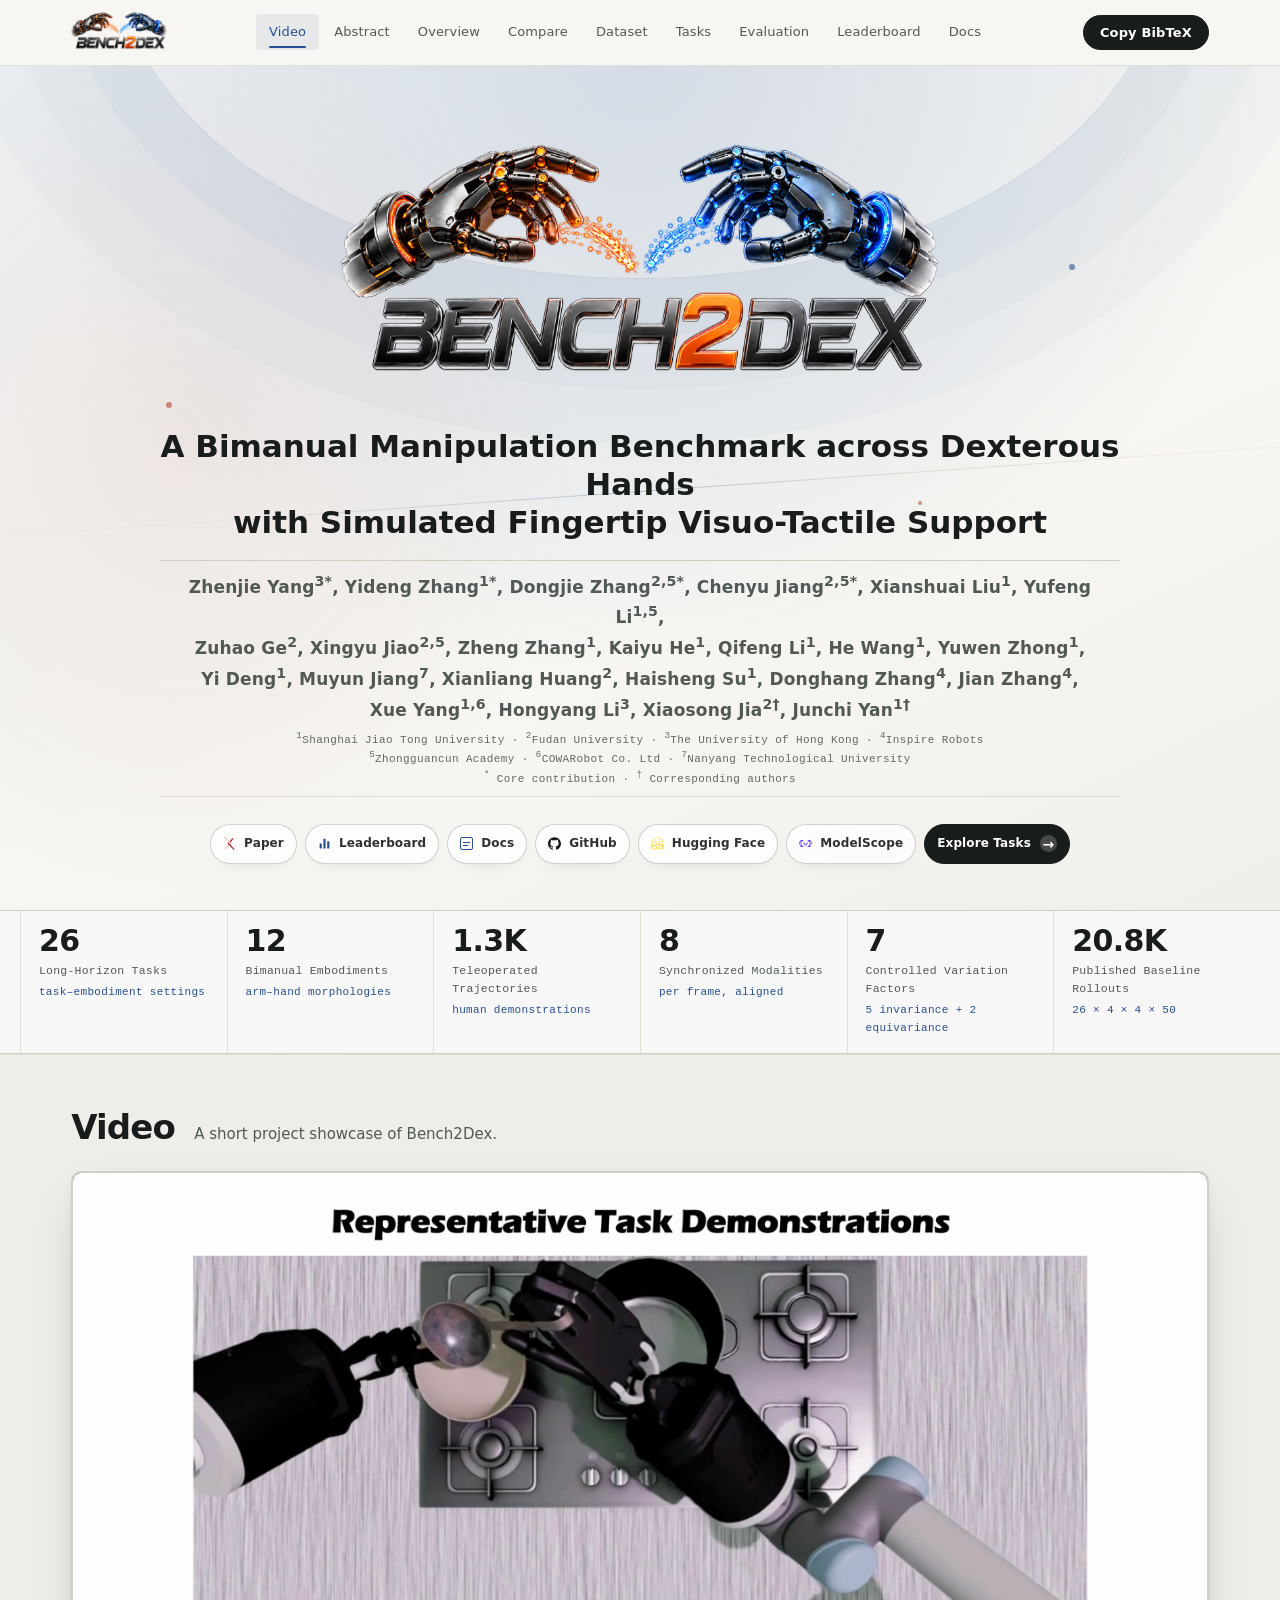
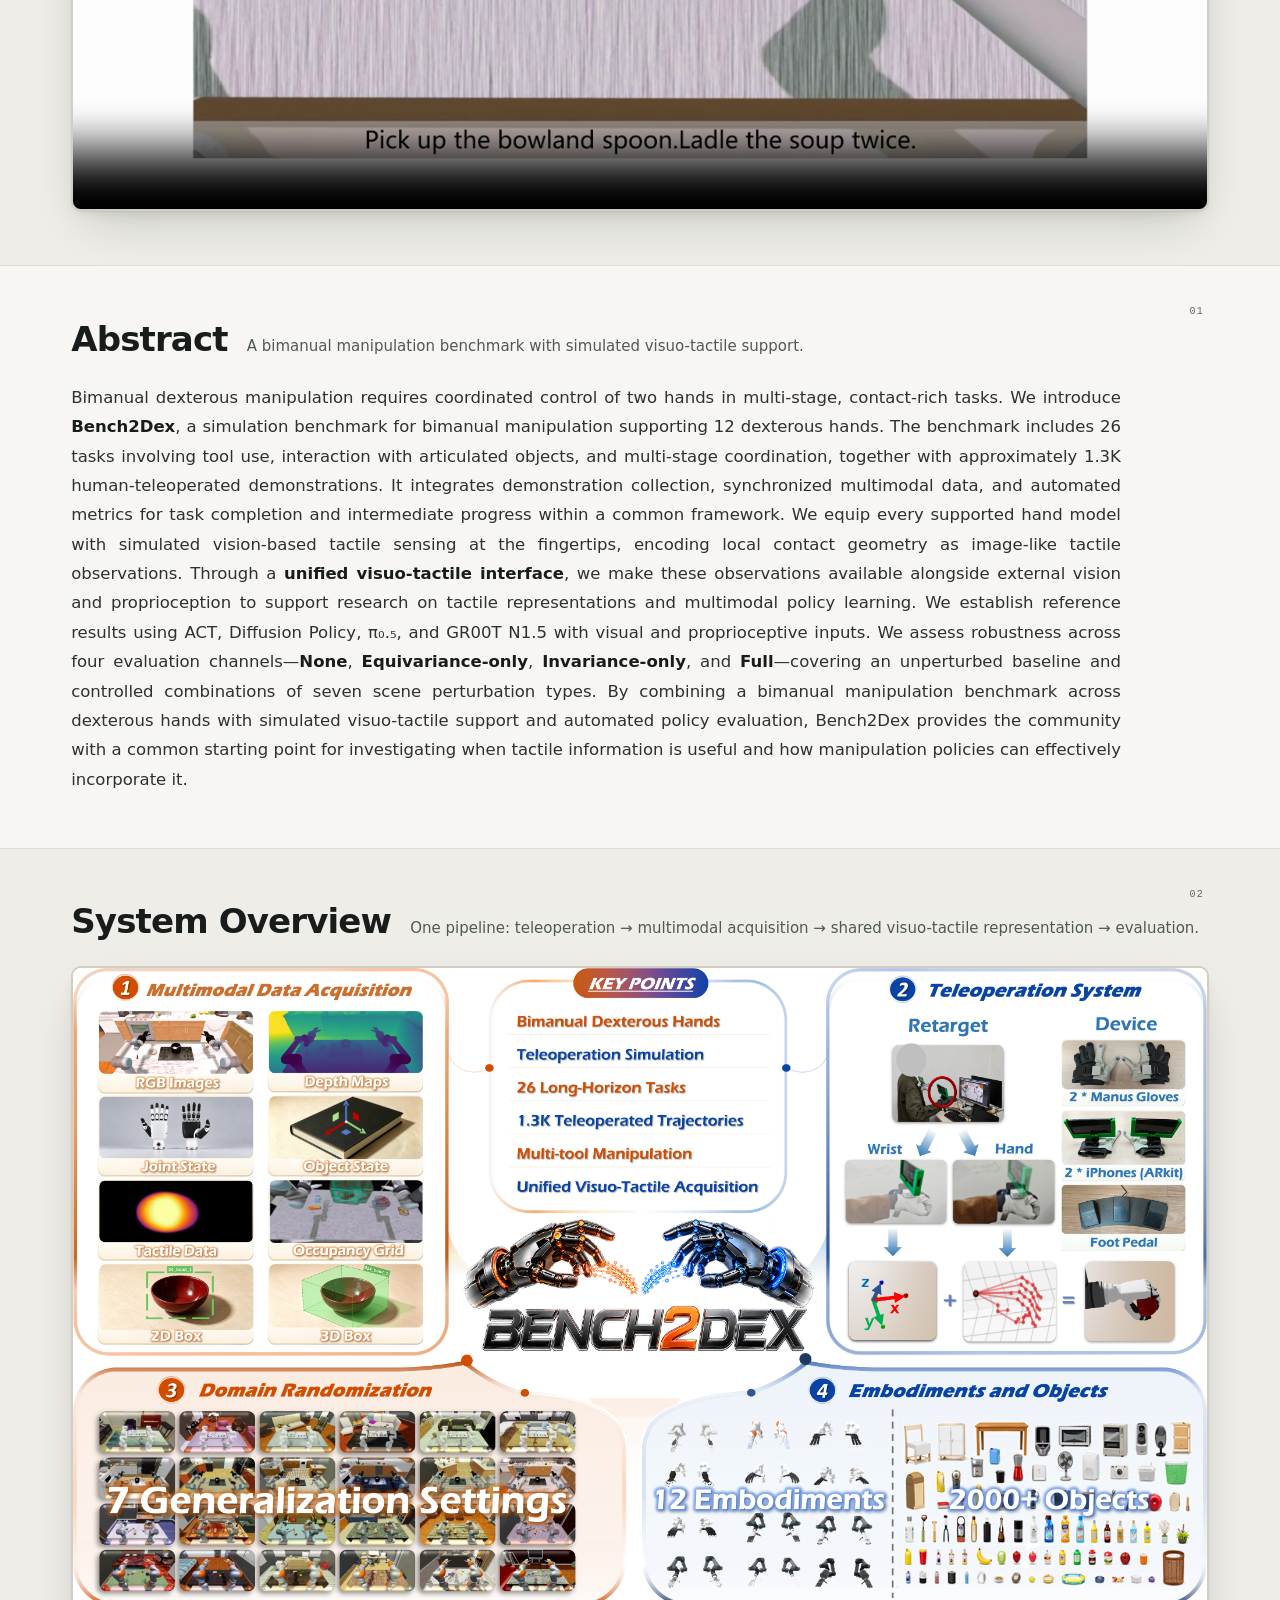
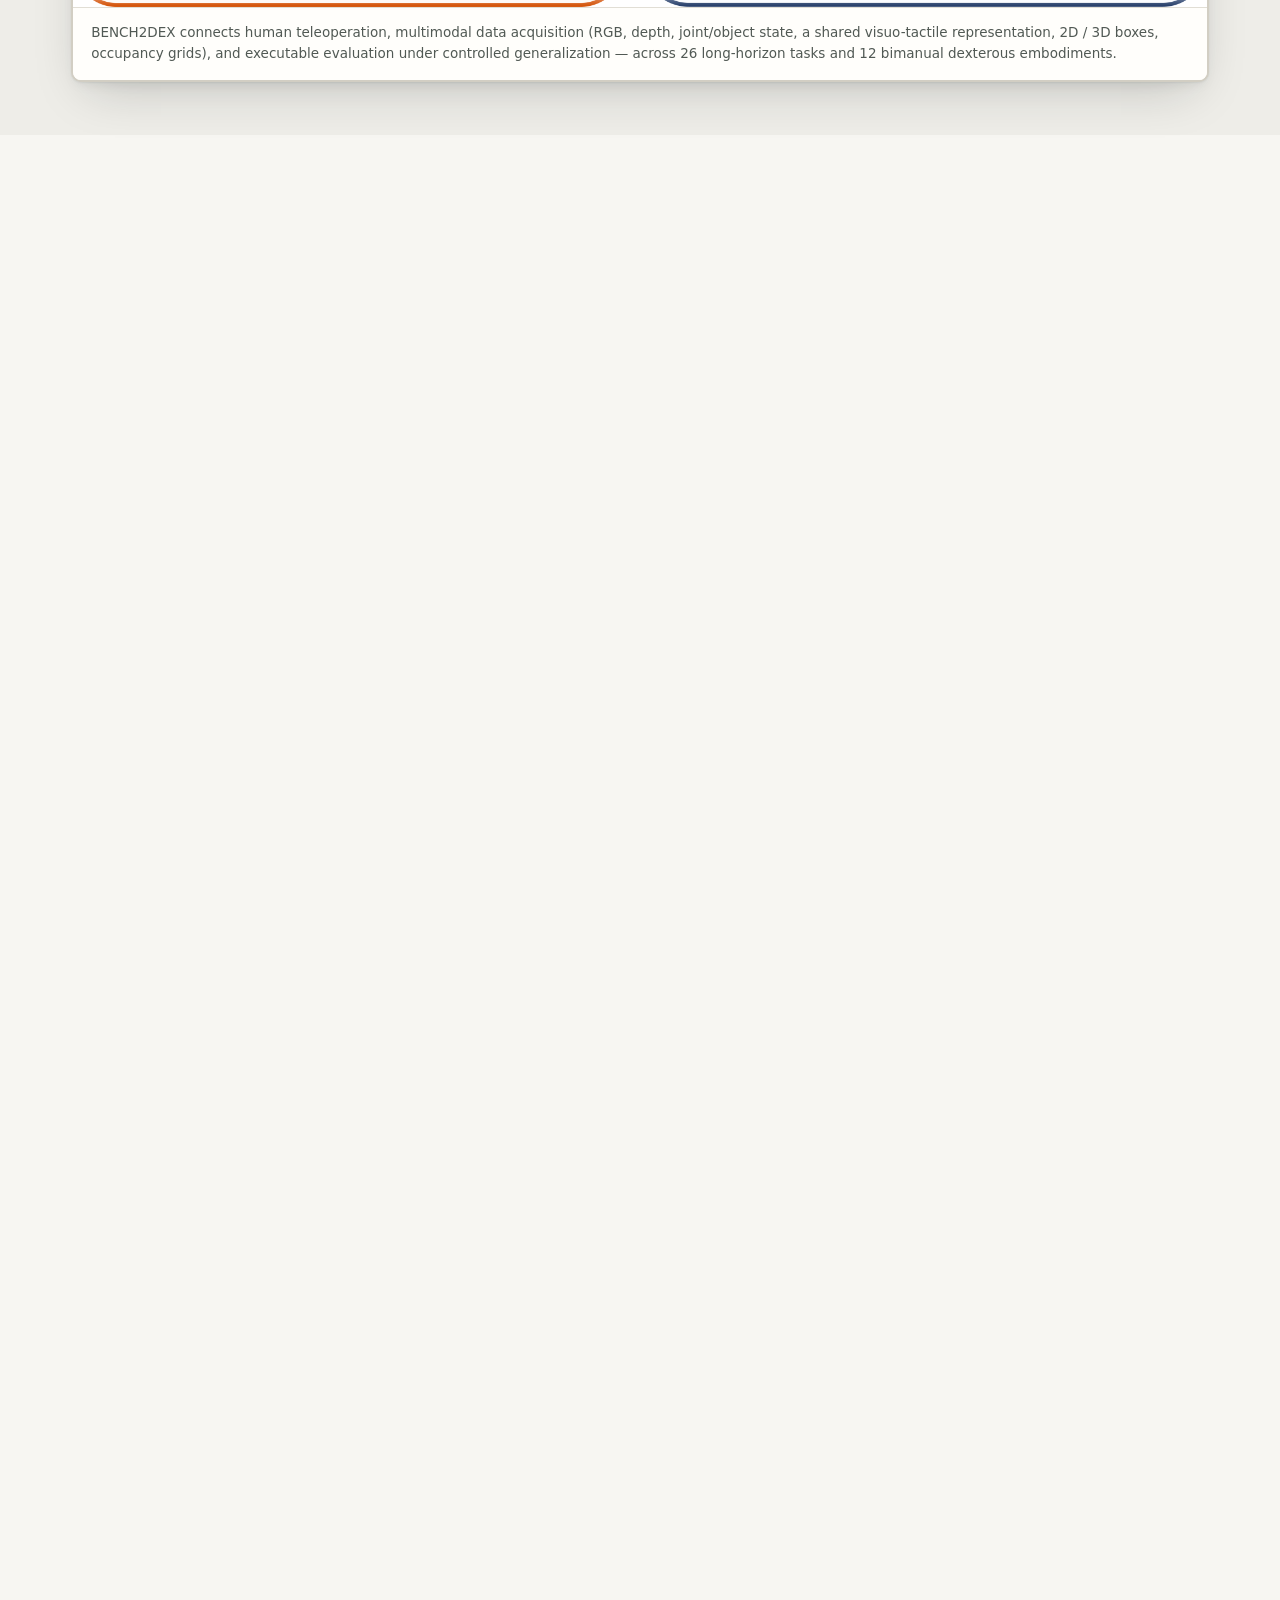
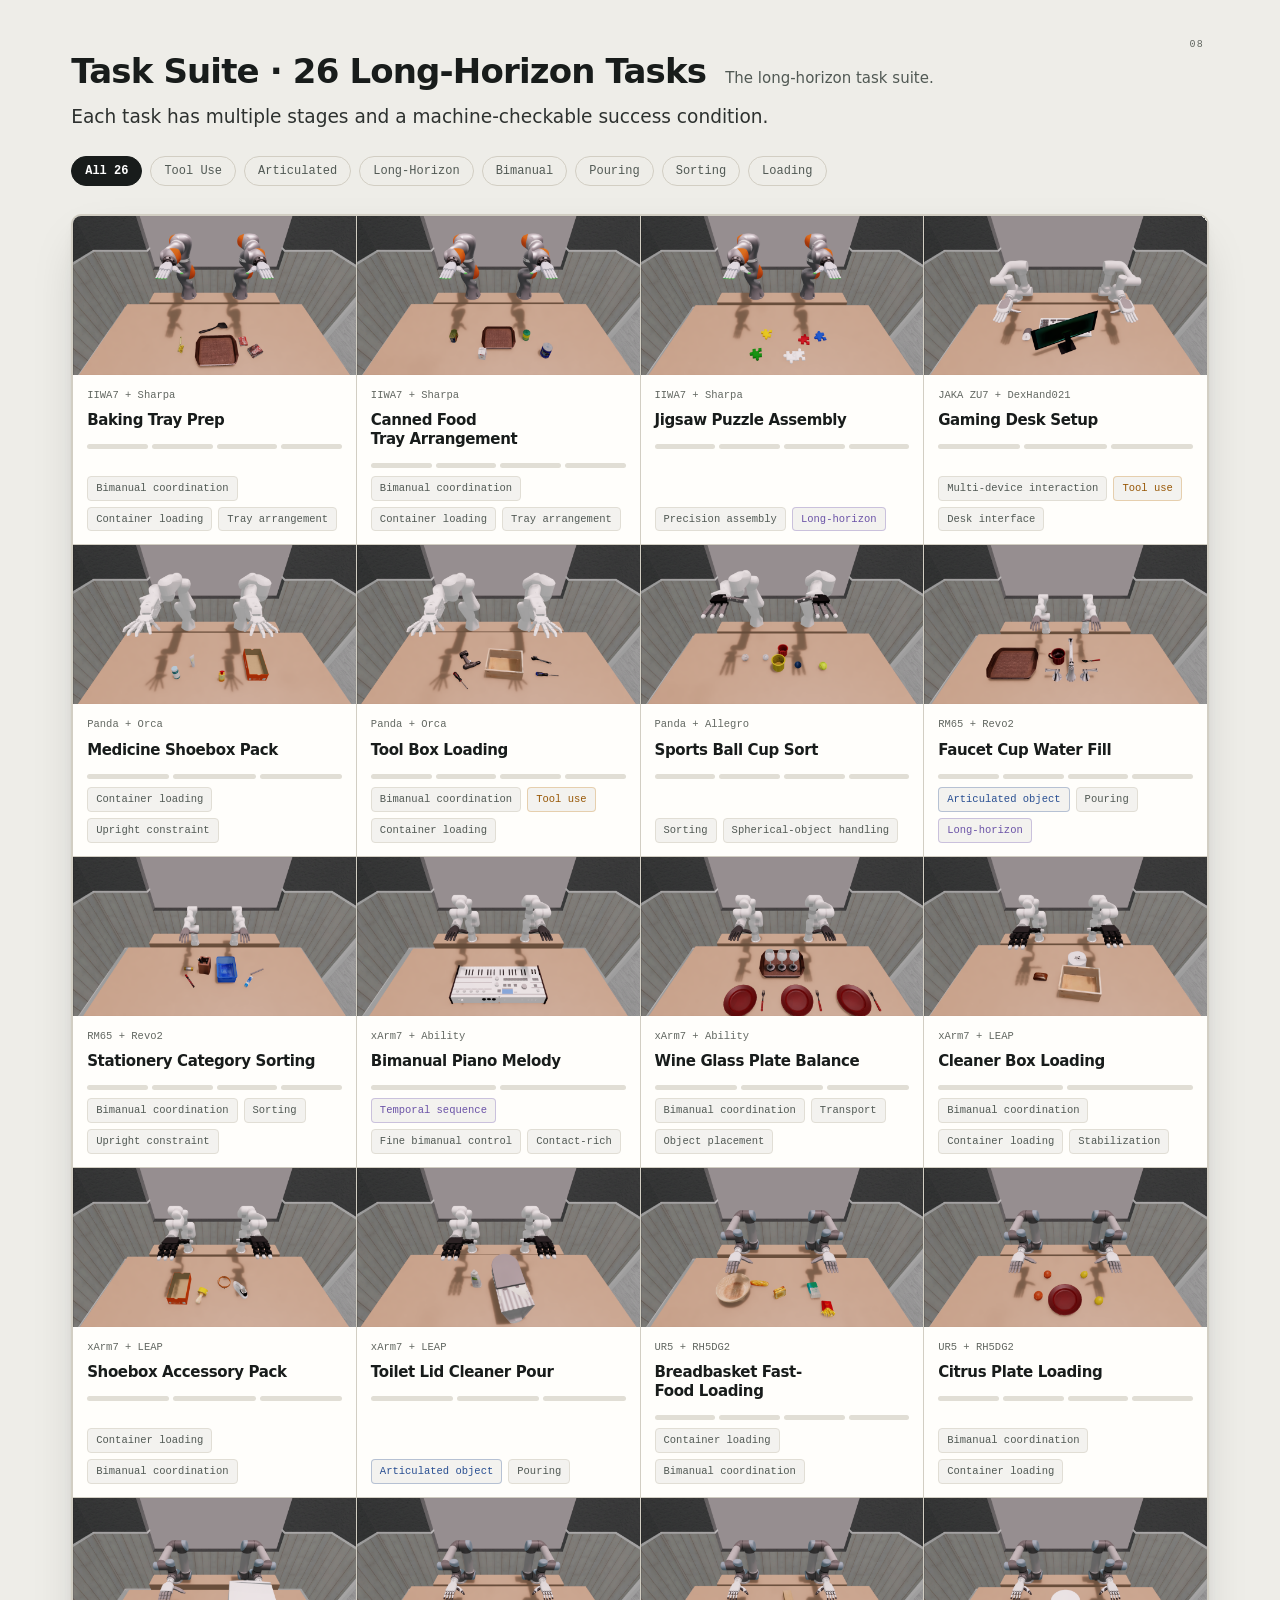
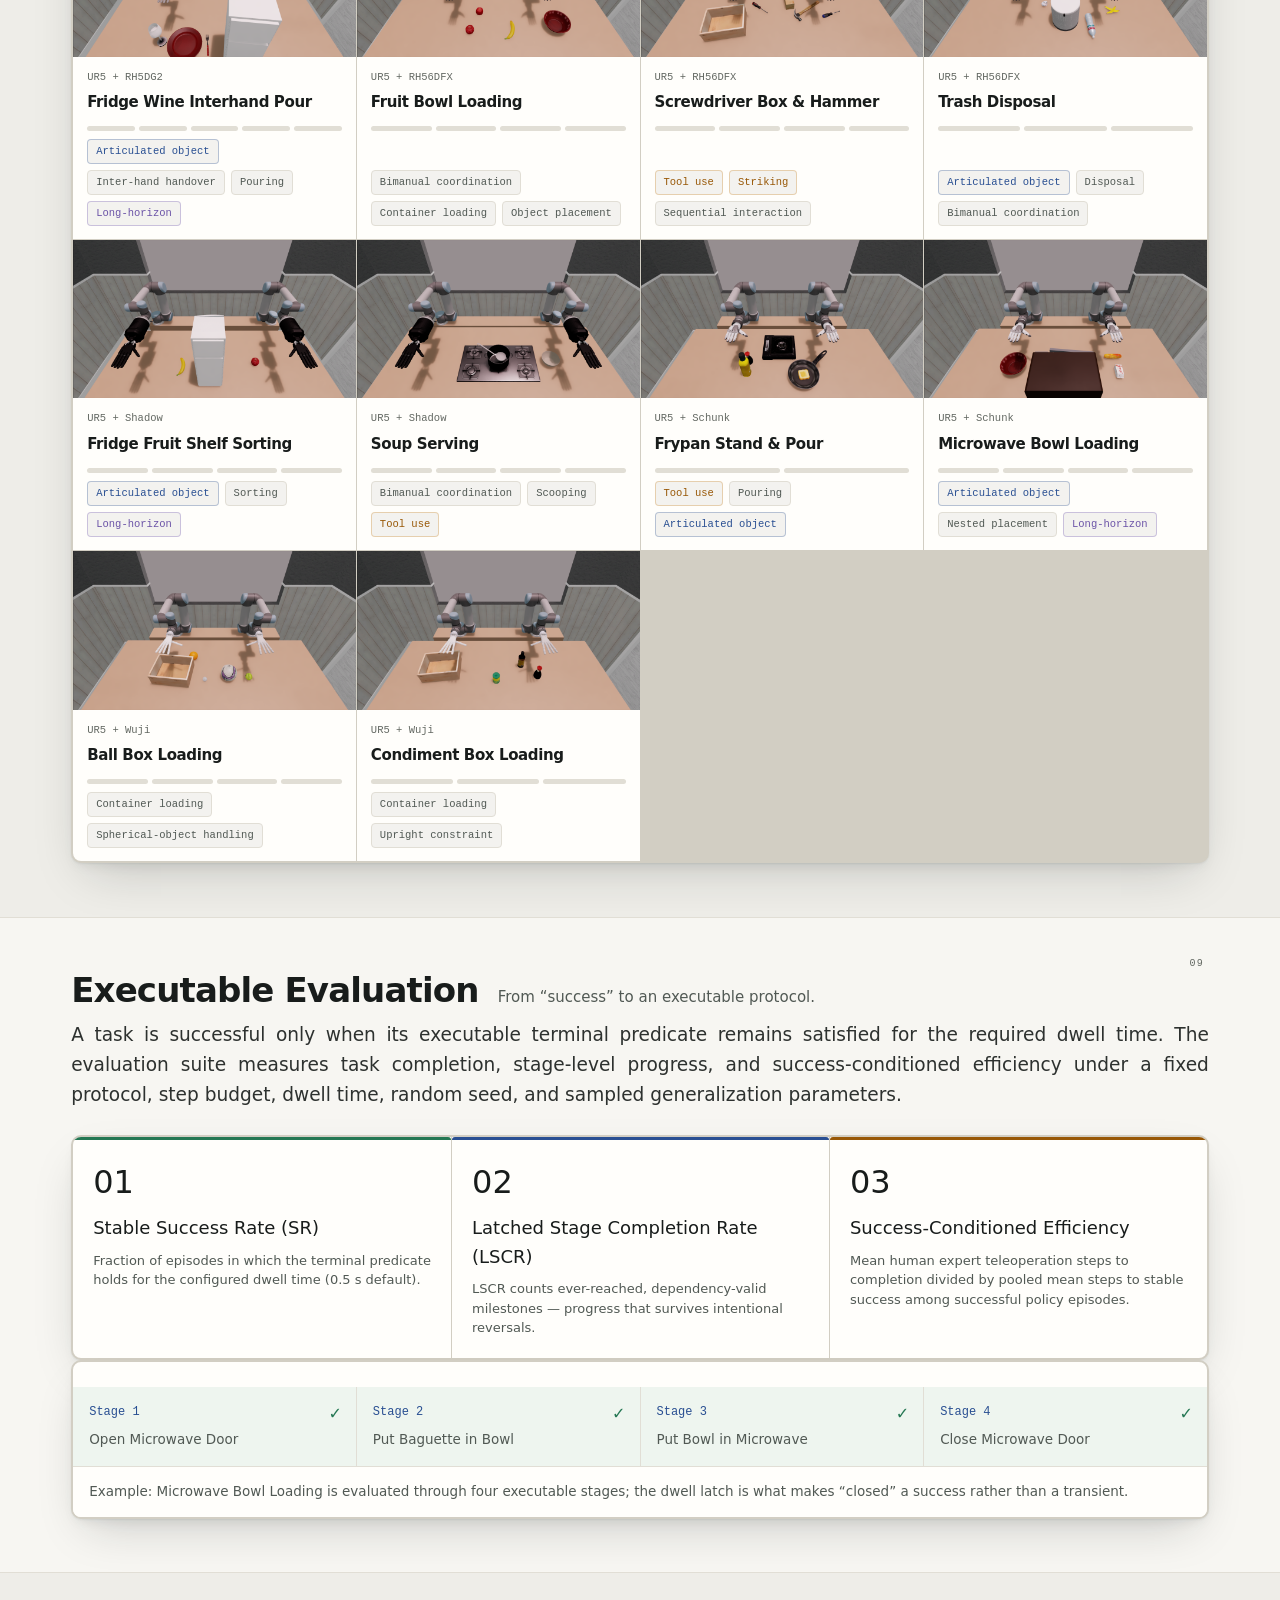
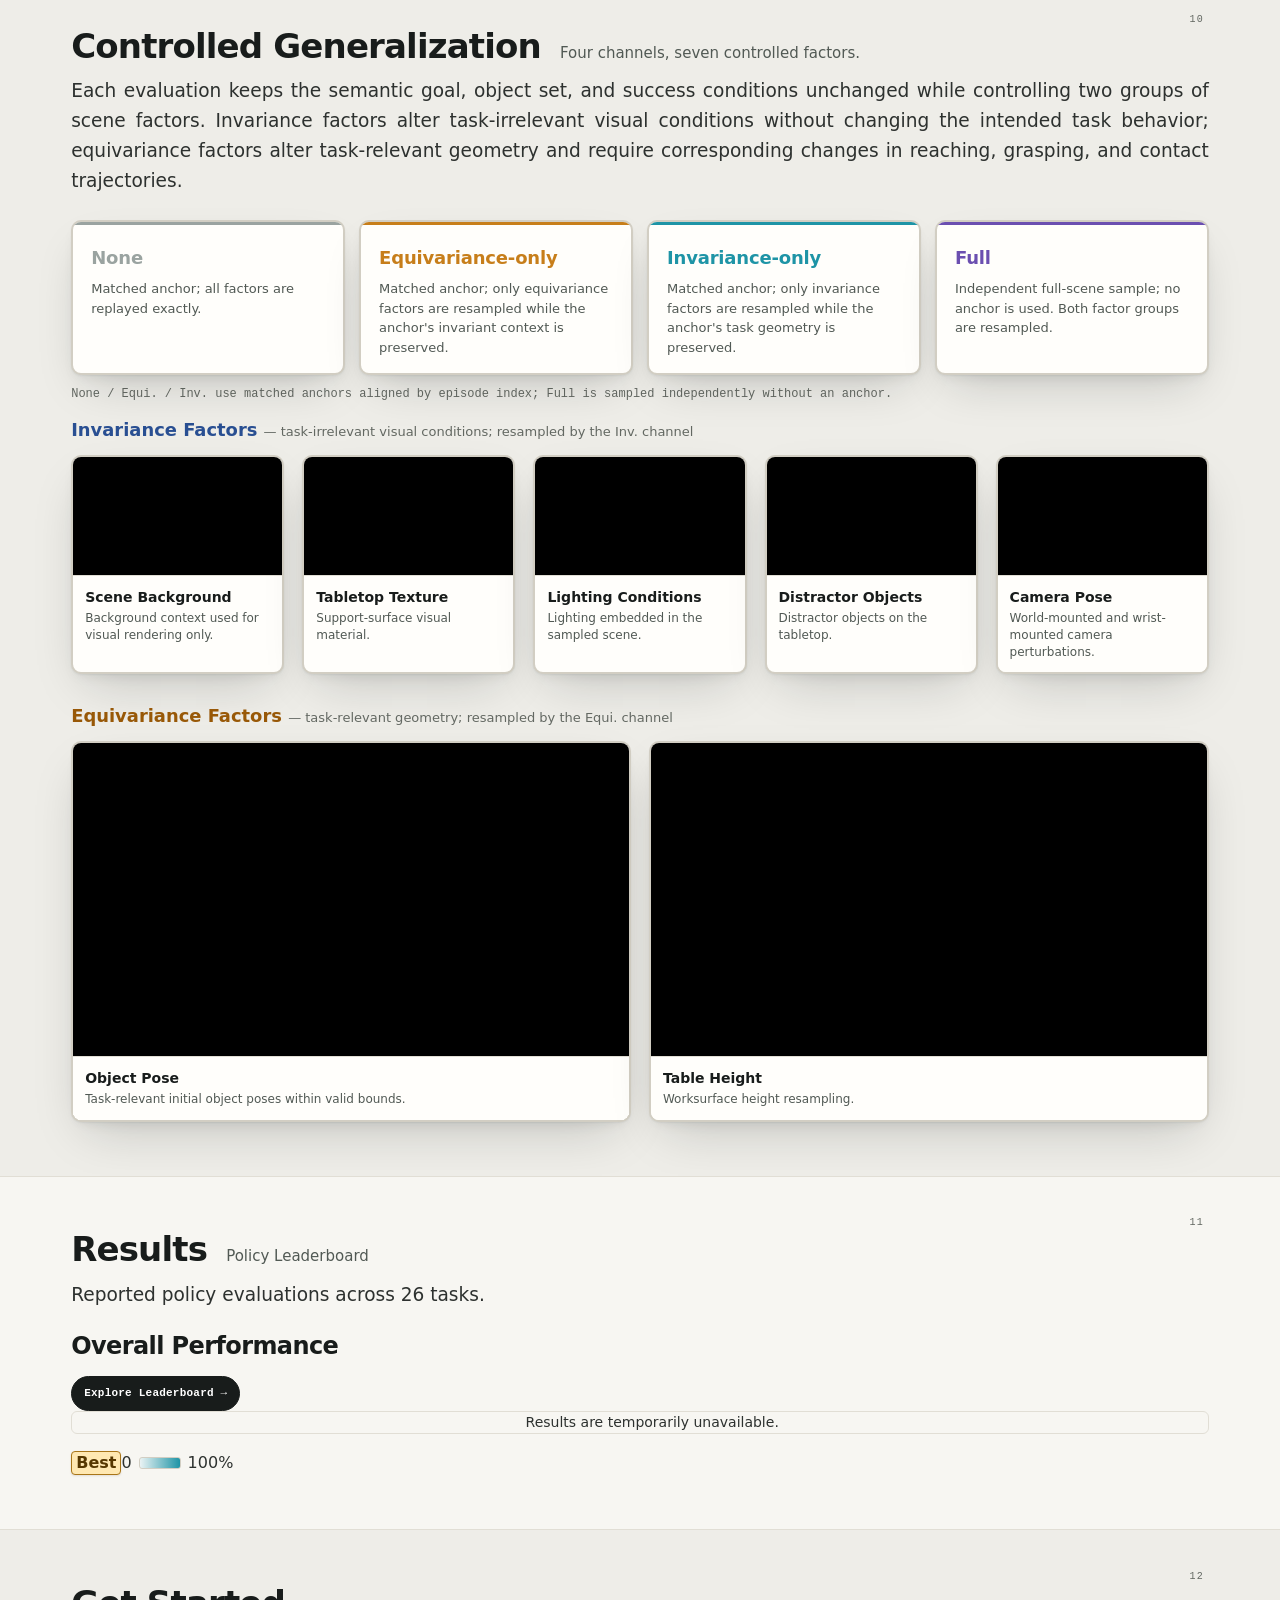
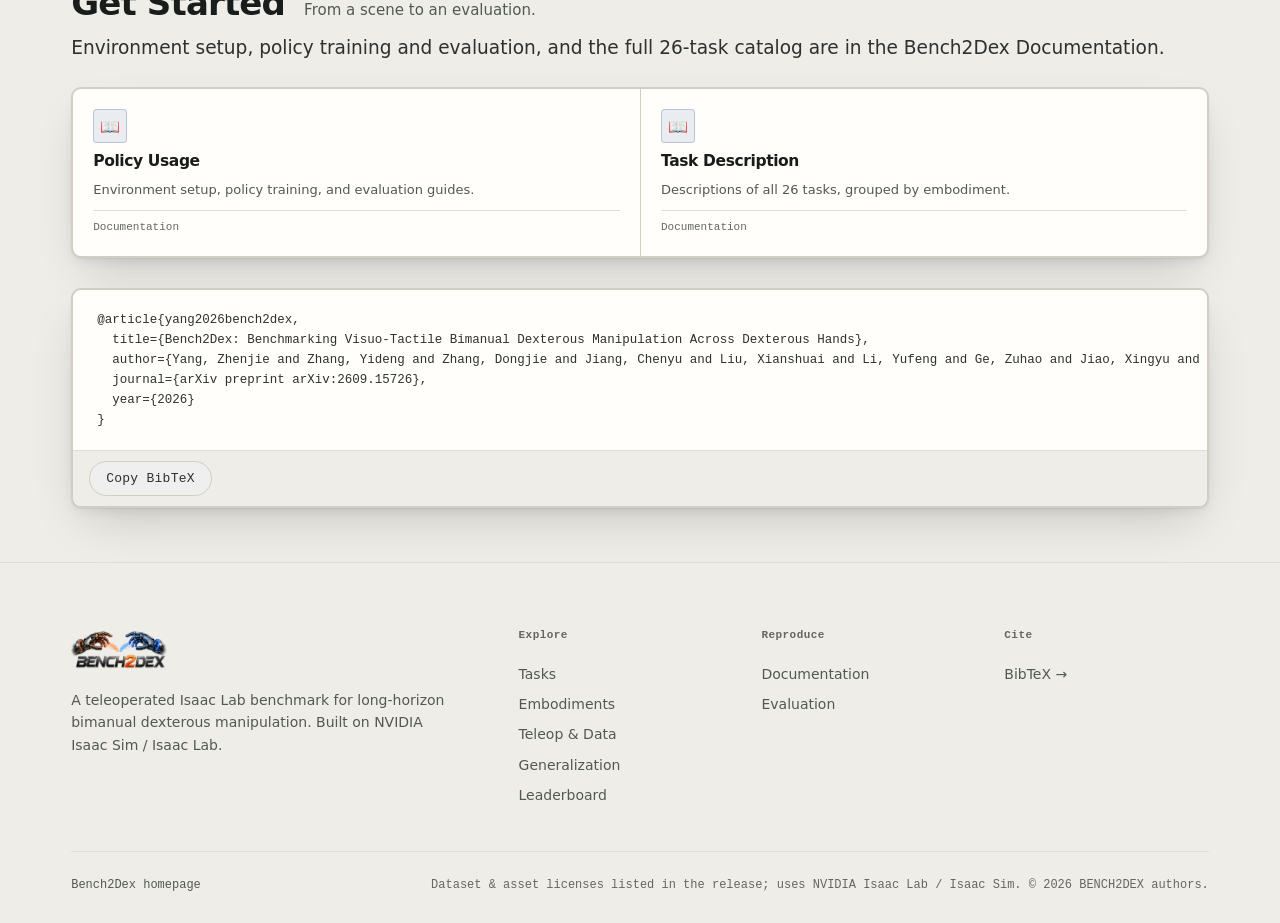
<file: index.html>
<!DOCTYPE html>
<html lang="en">
<head>
<meta charset="UTF-8">
<meta name="viewport" content="width=device-width,initial-scale=1">
<title>Bench2Dex: A Bimanual Manipulation Benchmark across Dexterous Hands with Simulated Fingertip Visuo-Tactile Support</title>
<meta name="description" content="Bench2Dex is a simulation benchmark for bimanual manipulation across 12 dexterous hands, with 26 tasks, about 1.3K human-teleoperated demonstrations, and a unified visuo-tactile interface for multimodal policy learning.">
<meta property="og:title" content="Bench2Dex: A Bimanual Manipulation Benchmark across Dexterous Hands with Simulated Fingertip Visuo-Tactile Support">
<meta property="og:description" content="Bimanual manipulation across 12 dexterous hands with simulated visuo-tactile support. 26 tasks · ≈1.3K demonstrations.">
<meta property="og:type" content="website">
<meta property="og:url" content="https://bench2dex.github.io/">
<meta property="og:image" content="https://bench2dex.github.io/assets/img/og-cover.png">
<meta property="og:image:type" content="image/png">
<meta property="og:image:width" content="2400">
<meta property="og:image:height" content="1260">
<meta property="og:image:alt" content="Bench2Dex: visuo-tactile bimanual dexterous manipulation benchmark across 12 robot embodiments.">
<meta name="twitter:card" content="summary_large_image">
<link rel="icon" href="assets/img/favicon.png" type="image/png">
<link rel="apple-touch-icon" href="assets/img/apple-touch-icon.png">
<link rel="stylesheet" href="assets/css/style.css?v=score-v1">
<link rel="stylesheet" href="https://bench2dex.github.io/Bench2Dex-Leaderboard/assets/css/leaderboard.css?v=score-v1">
</head>
<body>

<!-- ================= NAV ================= -->
<nav class="nav" id="nav">
  <div class="nav-inner">
    <a href="#top" class="brand" aria-label="BENCH2DEX home">
      <img src="assets/img/figures/overview_logo.png" alt="BENCH2DEX" id="brand-logo" width="1774" height="887">
    </a>
    <div class="nav-links" id="nav-links">
      <a href="#video">Video</a>
      <a href="#abstract">Abstract</a>
      <a href="#overview">Overview</a>
      <a href="#why">Compare</a>
      <a href="#embodiments">Dataset</a>
      <a href="#tasks">Tasks</a>
      <a href="#evaluation">Evaluation</a>
      <a href="#results">Leaderboard</a>
      <a href="#docs">Docs</a>
    </div>
    <div class="nav-cta">
      <button type="button" class="btn btn-primary" data-copy-bib>Copy BibTeX</button>
      <button class="burger" id="burger" aria-label="Open menu" aria-expanded="false"><span></span><span></span><span></span></button>
    </div>
  </div>
  <div class="nav-progress" id="nav-progress" aria-hidden="true"></div>
</nav>
<div class="drawer" id="drawer">
  <div class="drawer-head">
    <span class="brand-name">BENCH2DEX</span>
    <button class="drawer-close" id="drawer-close" aria-label="Close menu">×</button>
  </div>
  <a href="#video">Video</a>
  <a href="#abstract">Abstract</a>
  <a href="#overview">Overview</a>
  <a href="#why">Compare</a>
  <a href="#embodiments">Embodiments</a>
  <a href="#data">Teleop & Data</a>
  <a href="#tasks">Tasks</a>
  <a href="#evaluation">Evaluation</a>
  <a href="#generalization">Generalization</a>
  <a href="#results">Leaderboard</a>
  <a href="#docs">Docs & Get Started</a>
</div>

<main id="top">

<!-- ================= HERO ================= -->
<header class="hero masthead hero-centered">
  <div class="hero-atmosphere" aria-hidden="true"><span></span><span></span><span></span></div>
  <div class="container">
    <div class="hero-content">
      <img class="hero-logo" src="assets/img/figures/overview_logo.png" alt="Bench2Dex: two dexterous robot hands linked by visuo-tactile contact" width="1774" height="887" decoding="async" fetchpriority="high">
      <h1 class="sr-only">Bench2Dex</h1>
      <p class="hero-subtitle">A Bimanual Manipulation Benchmark across Dexterous Hands<br>with Simulated Fingertip Visuo-Tactile Support</p>
      <div class="hero-contributors" aria-label="Authors and affiliations">
        <p class="hero-author-slot">Zhenjie Yang<sup>3*</sup>, Yideng Zhang<sup>1*</sup>, Dongjie Zhang<sup>2,5*</sup>, Chenyu Jiang<sup>2,5*</sup>, Xianshuai Liu<sup>1</sup>, Yufeng Li<sup>1,5</sup>,<br>
        Zuhao Ge<sup>2</sup>, Xingyu Jiao<sup>2,5</sup>, Zheng Zhang<sup>1</sup>, Kaiyu He<sup>1</sup>, Qifeng Li<sup>1</sup>, He Wang<sup>1</sup>, Yuwen Zhong<sup>1</sup>,<br>
        Yi Deng<sup>1</sup>, Muyun Jiang<sup>7</sup>, Xianliang Huang<sup>2</sup>, Haisheng Su<sup>1</sup>, Donghang Zhang<sup>4</sup>, Jian Zhang<sup>4</sup>,<br>
        Xue Yang<sup>1,6</sup>, Hongyang Li<sup>3</sup>, Xiaosong Jia<sup>2†</sup>, Junchi Yan<sup>1†</sup></p>
        <p class="hero-affiliation-slot"><sup>1</sup>Shanghai Jiao Tong University · <sup>2</sup>Fudan University · <sup>3</sup>The University of Hong Kong · <sup>4</sup>Inspire Robots<br>
        <sup>5</sup>Zhongguancun Academy · <sup>6</sup>COWARobot Co. Ltd · <sup>7</sup>Nanyang Technological University</p>
        <p class="hero-affiliation-slot"><sup>*</sup> Core contribution · <sup>†</sup> Corresponding authors</p>
      </div>
      <nav class="cta" aria-label="Project resources">
        <a class="btn btn-resource" href="https://arxiv.org/abs/2609.15726" target="_blank" rel="noopener"><svg class="btn-mark mark-arxiv" viewBox="0 0 24 24" aria-hidden="true" focusable="false"><path d="M3.8423 0a1.0037 1.0037 0 0 0-.922.6078c-.1536.3687-.0438.6275.2938 1.1113l6.9185 8.3597-1.0223 1.1058a1.0393 1.0393 0 0 0 .003 1.4229l1.2292 1.3135-5.4391 6.4444c-.2803.299-.4538.823-.2971 1.1986a1.0253 1.0253 0 0 0 .9585.635.9133.9133 0 0 0 .6891-.3405l5.783-6.126 7.4902 8.0051a.8527.8527 0 0 0 .6835.2597.9575.9575 0 0 0 .8777-.6138c.1577-.377-.017-.7502-.306-1.1407l-7.0518-8.3418 1.0632-1.13a.9626.9626 0 0 0 .0089-1.3165L4.6336.4639s-.3733-.4535-.768-.463zm0 .272h.0166c.2179.0052.4874.2715.5644.3639l.005.006.0052.0055 10.169 10.9905a.6915.6915 0 0 1-.0072.945l-1.0666 1.133-1.4982-1.7724-8.5994-10.39c-.3286-.472-.352-.6183-.2592-.841a.7307.7307 0 0 1 .6704-.4401Zm14.341 1.5701a.877.877 0 0 0-.6554.2418l-5.6962 6.1584 1.6944 1.8319 5.3089-6.5138c.3251-.4335.479-.6603.3247-1.0292a1.1205 1.1205 0 0 0-.9763-.689zm-7.6557 12.2823 1.3186 1.4135-5.7864 6.1295a.6494.6494 0 0 1-.4959.26.7516.7516 0 0 1-.706-.4669c-.1119-.2682.0359-.6864.2442-.9083l.0051-.0055.0047-.0055z"/></svg>Paper</a>
        <a class="btn btn-resource" href="https://bench2dex.github.io/Bench2Dex-Leaderboard/"><svg class="btn-mark" viewBox="0 0 24 24" aria-hidden="true" focusable="false"><path d="M3 12h4v9H3zm7-9h4v18h-4zm7 5h4v13h-4z"/></svg>Leaderboard</a>
        <a class="btn btn-resource" href="https://bench2dex.github.io/doc/" target="_blank" rel="noopener"><span class="btn-mark mark-doc" aria-hidden="true"></span>Docs</a>
        <a class="btn btn-resource" href="https://github.com/Bench2Dex/Bench2Dex" target="_blank" rel="noopener"><svg class="btn-mark mark-github" viewBox="0 0 24 24" aria-hidden="true" focusable="false"><path d="M12 .297c-6.63 0-12 5.373-12 12 0 5.303 3.438 9.8 8.205 11.385.6.113.82-.258.82-.577 0-.285-.01-1.04-.015-2.04-3.338.724-4.042-1.61-4.042-1.61C4.422 18.07 3.633 17.7 3.633 17.7c-1.087-.744.084-.729.084-.729 1.205.084 1.838 1.236 1.838 1.236 1.07 1.835 2.809 1.305 3.495.998.108-.776.417-1.305.76-1.605-2.665-.3-5.466-1.332-5.466-5.93 0-1.31.465-2.38 1.235-3.22-.135-.303-.54-1.523.105-3.176 0 0 1.005-.322 3.3 1.23.96-.267 1.98-.399 3-.405 1.02.006 2.04.138 3 .405 2.28-1.552 3.285-1.23 3.285-1.23.645 1.653.24 2.873.12 3.176.765.84 1.23 1.91 1.23 3.22 0 4.61-2.805 5.625-5.475 5.92.42.36.81 1.096.81 2.22 0 1.606-.015 2.896-.015 3.286 0 .315.21.69.825.57C20.565 22.092 24 17.592 24 12.297c0-6.627-5.373-12-12-12"/></svg>GitHub</a>
        <a class="btn btn-resource btn-huggingface" href="https://huggingface.co/Bench2Dex" target="_blank" rel="noopener"><svg class="btn-mark mark-hf" viewBox="0 0 24 24" aria-hidden="true" focusable="false"><path d="M1.4446 11.5059c0 1.1021.1673 2.1585.4847 3.1563-.0378-.0028-.0691-.0058-.1058-.0058-.4209 0-.8015.16-1.0704.4512-.3454.3737-.4984.8335-.4316 1.293a1.576 1.576 0 0 0 .2148.5978c-.2319.1864-.4018.4456-.4844.7578-.0646.2448-.131.7543.2149 1.2794a1.4552 1.4552 0 0 0-.0625.1055c-.208.3923-.2207.8372-.0371 1.25.2783.6258.9696 1.1175 2.3126 1.6467.8356.3292 1.5988.5411 1.6056.543 1.1046.2847 2.104.4277 2.969.4277 1.4173 0 2.4754-.3849 3.1525-1.1446 1.538.2651 2.791.1403 3.592.006.6773.7555 1.7332 1.1387 3.1467 1.1387.8649 0 1.8643-.143 2.969-.4278.0068-.0019.77-.2138 1.6056-.543 1.343-.5292 2.0343-1.0208 2.3126-1.6466.1836-.4129.171-.8577-.037-1.25a1.4685 1.4685 0 0 0-.0626-.1056c.346-.525.2795-1.0346.2149-1.2793-.0826-.3122-.2525-.5714-.4844-.7579.11-.1816.1831-.3788.2148-.5977.0669-.4595-.0862-.9193-.4316-1.293-.2688-.2913-.6495-.4513-1.0704-.4513-.0209 0-.0376.0008-.0588.0018.3162-.9966.4846-2.0518.4846-3.1523 0-5.807-4.7362-10.5144-10.5789-10.5144-5.8426 0-10.5788 4.7073-10.5788 10.5144Zm10.5788-9.4831c5.2727 0 9.5476 4.246 9.5476 9.483a9.4201 9.4201 0 0 1-.2696 2.2365c-.0039-.0047-.0079-.011-.0117-.0156-.274-.3255-.6679-.5059-1.1075-.5059-.352 0-.714.1155-1.0763.3438-.2403.1517-.5058.422-.7793.7598-.2534-.3492-.608-.5832-1.0137-.6465a1.5174 1.5174 0 0 0-.2344-.0176c-.9263 0-1.4828.7993-1.6935 1.5177-.1046.2426-.6065 1.3482-1.3614 2.0978-1.1681 1.1601-1.4458 2.3534-.8396 3.6382-.843.1029-1.5836.0927-2.365-.006.5906-1.212.3626-2.4388-.8426-3.6322-.755-.7496-1.2568-1.8552-1.3614-2.0978-.2107-.7184-.7673-1.5177-1.6935-1.5177-.078 0-.1568.0054-.2344.0176-.4057.0633-.7604.2973-1.0137.6465-.2735-.3379-.539-.6081-.7794-.7598-.3622-.2283-.7243-.3438-1.0762-.3438-.4266 0-.8094.171-1.0821.4786a9.4208 9.4208 0 0 1-.2598-2.1936c0-5.237 4.2749-9.483 9.5475-9.483zM8.6443 7.0036c-.4838.0043-.9503.2667-1.1934.7227-.3536.6633-.1006 1.4873.5645 1.84.351.1862.4883-.5261.836-.6485.3107-.1095.841.399 1.0078.086.3536-.6634.1025-1.4874-.5625-1.84a1.3659 1.3659 0 0 0-.6524-.1602Zm6.8403 0c-.2199-.002-.4426.05-.6504.1602-.665.3526-.9181 1.1766-.5645 1.84.1669.313.6971-.1955 1.0079-.086.3476.1224.4867.8347.838.6485.6649-.3527.916-1.1767.5624-1.84-.243-.456-.7096-.7184-1.1934-.7227Zm-9.7565 1.418a.8768.8768 0 0 0-.877.877c0 .4846.3925.877.877.877a.8768.8768 0 0 0 .877-.877.8768.8768 0 0 0-.877-.877zm12.6434 0c-.4845 0-.879.3925-.879.877 0 .4846.3945.877.879.877a.8768.8768 0 0 0 .877-.877.8768.8768 0 0 0-.877-.877zM8.7927 11.459c-.179-.003-.2793.1107-.2793.416 0 .8097.3874 2.125 1.4279 2.924.207-.7123 1.3453-1.2832 1.5079-1.2012.2315.1167.2191.4417.6074.7266.3884-.285.374-.6098.6056-.7266.1627-.082 1.3009.4889 1.5079 1.2012 1.0404-.799 1.4278-2.1144 1.4278-2.924 0-1.2212-1.583.6402-3.5413.6485-1.4686-.0061-2.7266-1.0558-3.2639-1.0645zM4.312 14.4768c.5792.365 1.6964 2.2751 2.1056 3.0177.1371.2488.371.3536.582.3536.4188 0 .7465-.4138.0391-.9395-1.0636-.791-.6914-2.0846-.1836-2.1642a.4302.4302 0 0 1 .0664-.004c.4616 0 .666.7892.666.7892s.5959 1.4898 1.6213 2.508c.942.9356 1.062 1.703.4961 2.6661-.0164-.004-.0159.0236-.1484.2149-.1853.2673-.4322.4688-.7188.6152-.5062.2269-1.1397.2696-1.7833.2696-1.037 0-2.1017-.1824-2.6975-.336-.0293-.0075-3.6505-.9567-3.1916-1.8224.0771-.1454.2033-.2031.3633-.2031.6463 0 1.823.9551 2.3283.9551.113 0 .196-.0865.2285-.2031.2249-.8045-3.2787-1.0522-2.9846-2.1642.0519-.1967.193-.2757.3907-.2754.854 0 2.7704 1.4923 3.172 1.4923.0307 0 .0525-.0085.0645-.0274.2012-.3227.1096-.5865-1.3087-1.4395-1.4182-.8533-2.4315-1.329-1.8653-1.9416.0651-.0707.1574-.1015.2695-.1015.8611.0002 2.8948 1.84 2.8948 1.84s.5487.5683.8809.5683c.0762 0 .1416-.0315.1855-.1054.2355-.3946-2.1858-2.2183-2.3224-2.971-.0926-.51.0641-.7676.3555-.7676-.0006.008.1701-.0285.4942.1759zm16.2257.5918c-.1366.7526-2.5579 2.5764-2.3224 2.9709.044.074.1092.1055.1855.1055.3321 0 .881-.5684.881-.5684s2.0336-1.8397 2.8947-1.84c.1121 0 .2044.0308.2695.1016.5662.6125-.447 1.0882-1.8653 1.9415-1.4183.853-1.51 1.1168-1.3087 1.4396.012.0188.0337.0273.0644.0273.4016 0 2.3181-1.4923 3.1721-1.4923.1977-.0002.3388.0787.3907.2754.294 1.112-3.2095 1.3597-2.9846 2.1642.0325.1166.1156.2032.2285.2032.5054 0 1.682-.9552 2.3283-.9552.16 0 .2862.0577.3633.2032.459.8656-3.1623 1.8149-3.1916 1.8224-.5958.1535-1.6605.336-2.6975.336-.6351 0-1.261-.0409-1.7638-.2599-.2949-.1472-.5488-.3516-.7383-.625-.0411-.0682-.1026-.1476-.1426-.205-.5726-.9679-.455-1.7371.4903-2.676 1.0254-1.0182 1.6212-2.508 1.6212-2.508s.2044-.7891.666-.7891a.4318.4318 0 0 1 .0665.0039c.5078.0796.88 1.3732-.1836 2.1642-.7074.5257-.3797.9395.039.9395.211 0 .445-.1047.5821-.3535.4092-.7426 1.5264-2.6527 2.1056-3.0178.5588-.3524.99-.1816.8497.5918z"/></svg>Hugging Face</a>
        <a class="btn btn-resource btn-modelscope" href="https://modelscope.cn/organization/Bench2Dex" target="_blank" rel="noopener"><svg class="btn-mark mark-ms" viewBox="0 0 24 24" aria-hidden="true" focusable="false"><path d="M2.667 5.333V8H0v5.333h2.667v-2.666H.5V8.5h2.166v2.166h2.666V8H8V5.333Zm0 8v5.334H8V16H5.333v-2.667Zm13.333-8V8h2.667v2.667h2.666V8.5H23.5v2.166h-2.166v2.666H24V8h-2.667V5.333Zm5.333 8h-2.666V16H16v2.667h5.333zM8 10.667v2.666h2.667v-2.666zm2.667 2.666V16h2.666v-2.667zm2.666 0H16v-2.666h-2.667z"/></svg>ModelScope</a>
        <a class="btn btn-primary" href="#tasks">Explore Tasks <span class="btn-arrow" aria-hidden="true">→</span></a>
      </nav>
    </div>
  </div>
  <section class="proof hero-proof" aria-label="Bench2Dex at a glance">
    <div class="proof-grid" id="proof-grid"></div>
  </section>
</header>

<!-- ================= VIDEO ================= -->
<section class="section video-section" id="video">
  <div class="container hero-banner">
    <div class="section-head">
      <p class="eyebrow">Video</p>
      <h2>A short project showcase of Bench2Dex.</h2>
    </div>
    <figure class="hero-evidence">
      <div class="hero-evidence-frame">
        <video class="hero-video" src="assets/video/demo_v2.mp4" poster="assets/img/frames/demo_v2_poster.png" autoplay muted loop playsinline preload="metadata" controls aria-label="Bench2Dex project demo"></video>
      </div>
    </figure>
  </div>
</section>

<!-- ================= ABSTRACT ================= -->
<section class="section evidence-band evidence-band--paper" id="abstract" data-section-index="01">
  <div class="container">
    <div class="section-head">
      <p class="eyebrow">Abstract</p>
      <h2>A bimanual manipulation benchmark with simulated visuo-tactile support.</h2>
    </div>
    <p class="abstract-text">Bimanual dexterous manipulation requires coordinated control of two hands in multi-stage, contact-rich tasks. We introduce <b>Bench2Dex</b>, a simulation benchmark for bimanual manipulation supporting 12 dexterous hands. The benchmark includes 26 tasks involving tool use, interaction with articulated objects, and multi-stage coordination, together with approximately 1.3K human-teleoperated demonstrations. It integrates demonstration collection, synchronized multimodal data, and automated metrics for task completion and intermediate progress within a common framework. We equip every supported hand model with simulated vision-based tactile sensing at the fingertips, encoding local contact geometry as image-like tactile observations. Through a <b>unified visuo-tactile interface</b>, we make these observations available alongside external vision and proprioception to support research on tactile representations and multimodal policy learning. We establish reference results using ACT, Diffusion Policy, π₀.₅, and GR00T N1.5 with visual and proprioceptive inputs. We assess robustness across four evaluation channels—<b>None</b>, <b>Equivariance-only</b>, <b>Invariance-only</b>, and <b>Full</b>—covering an unperturbed baseline and controlled combinations of seven scene perturbation types. By combining a bimanual manipulation benchmark across dexterous hands with simulated visuo-tactile support and automated policy evaluation, Bench2Dex provides the community with a common starting point for investigating when tactile information is useful and how manipulation policies can effectively incorporate it.</p>
  </div>
</section>

<!-- ================= SYSTEM OVERVIEW (paper main figure) ================= -->
<section class="section overview-fig evidence-band evidence-band--figure" id="overview" data-section-index="02">
  <div class="container">
    <div class="section-head">
      <p class="eyebrow">System Overview</p>
      <h2>One pipeline: teleoperation → multimodal acquisition → shared visuo-tactile representation → evaluation.</h2>
    </div>
    <figure class="overview-frame">
      <img src="assets/img/figures/overview.png" alt="BENCH2DEX system overview: human teleoperation drives 12 bimanual dexterous embodiments through Isaac Lab, recording 8 synchronized modalities including a shared visuo-tactile representation, with controlled generalization and executable evaluation." fetchpriority="high">
      <figcaption class="evidence-caption">BENCH2DEX connects human teleoperation, multimodal data acquisition (RGB, depth, joint/object state, a shared visuo-tactile representation, 2D / 3D boxes, occupancy grids), and executable evaluation under controlled generalization — across 26 long-horizon tasks and 12 bimanual dexterous embodiments.</figcaption>
    </figure>
  </div>
</section>

<!-- ================= WHY ================= -->
<section class="section evidence-band evidence-band--data" id="why" data-section-index="03">
  <div class="container">
    <div class="section-head">
      <p class="eyebrow">Comparison</p>
      <h2>Comparison with representative manipulation benchmarks.</h2>
      <p class="lead">Most manipulation benchmarks and datasets use a limited set of robot platforms, one gripper or hand design, or a narrow set of sensing modalities. Even large datasets spanning multiple embodiments lack evaluation protocols designed to compare dexterous manipulation policies across different arm–hand designs and contact surfaces. Bench2Dex connects demonstration collection, policy learning, and evaluation within a common framework.</p>
    </div>
    <div class="card-frame">
      <div class="bm-table-wrap">
      <table class="bm-table" aria-label="Comparison of BENCH2DEX with representative manipulation benchmarks" aria-describedby="dexverse-note">
        <thead><tr>
          <th class="bm-name">Benchmark</th>
          <th>Task Num</th>
          <th>Embodiment</th>
          <th>Tool/Device Use</th>
          <th>Dexterous Hand</th>
          <th>Teleoperation</th>
          <th>Vision-Based Tactile</th>
          <th>Articulated</th>
        </tr></thead>
        <tbody>
          <tr><td>LIBERO</td><td>130</td><td>1</td><td><span class="nx">✗</span></td><td><span class="nx">✗</span></td><td><span class="yk">✓</span></td><td><span class="nx">✗</span></td><td><span class="yk">✓</span></td></tr>
          <tr><td>RLBench2</td><td>13</td><td>1</td><td><span class="yk">✓</span></td><td><span class="nx">✗</span></td><td><span class="nx">✗</span></td><td><span class="nx">✗</span></td><td><span class="yk">✓</span></td></tr>
          <tr><td>RoboCasa</td><td>100</td><td>1</td><td><span class="yk">✓</span></td><td><span class="nx">✗</span></td><td><span class="yk">✓</span></td><td><span class="nx">✗</span></td><td><span class="yk">✓</span></td></tr>
          <tr><td>DROID</td><td>86</td><td>1</td><td><span class="nx">✗</span></td><td><span class="nx">✗</span></td><td><span class="yk">✓</span></td><td><span class="nx">✗</span></td><td><span class="nx">✗</span></td></tr>
          <tr><td>DexMimicGen</td><td>9</td><td>3</td><td><span class="nx">✗</span></td><td><span class="yk">✓</span></td><td><span class="yk">✓</span></td><td><span class="nx">✗</span></td><td><span class="yk">✓</span></td></tr>
          <tr><td>RealMirror</td><td>5</td><td>1</td><td><span class="yk">✓</span></td><td><span class="yk">✓</span></td><td><span class="yk">✓</span></td><td><span class="nx">✗</span></td><td><span class="yk">✓</span></td></tr>
          <tr><td>RoboTwin 2.0</td><td>50</td><td>5</td><td><span class="yk">✓</span></td><td><span class="nx">✗</span></td><td><span class="nx">✗</span></td><td><span class="nx">✗</span></td><td><span class="yk">✓</span></td></tr>
          <tr><td>RoboMIND 2.0</td><td>739</td><td>6</td><td><span class="yk">✓</span></td><td><span class="yk">✓</span></td><td><span class="yk">✓</span></td><td><span class="nx">✗</span></td><td><span class="yk">✓</span></td></tr>
          <tr><td>MuJoCo Manipulus</td><td>16</td><td>1</td><td><span class="yk">✓</span></td><td><span class="nx">✗</span></td><td><span class="nx">✗</span></td><td><span class="nx">✗</span></td><td><span class="nx">✗</span></td></tr>
          <tr><td>RoboCasa365</td><td>365</td><td>1</td><td><span class="yk">✓</span></td><td><span class="nx">✗</span></td><td><span class="yk">✓</span></td><td><span class="nx">✗</span></td><td><span class="yk">✓</span></td></tr>
          <tr><td>RoboDojo</td><td>60</td><td>3</td><td><span class="yk">✓</span></td><td><span class="nx">✗</span></td><td><span class="yk">✓</span></td><td><span class="nx">✗</span></td><td><span class="yk">✓</span></td></tr>
          <tr><td>BiCoord</td><td>18</td><td>1</td><td><span class="nx">✗</span></td><td><span class="nx">✗</span></td><td><span class="nx">✗</span></td><td><span class="nx">✗</span></td><td><span class="nx">✗</span></td></tr>
          <tr><td>DexJoCo</td><td>11</td><td>2</td><td><span class="yk">✓</span></td><td><span class="yk">✓</span></td><td><span class="yk">✓</span></td><td><span class="nx">✗</span></td><td><span class="yk">✓</span></td></tr>
          <tr><td>DexVerse<sup>∗</sup></td><td>19</td><td>1</td><td><span class="yk">✓</span></td><td><span class="yk">✓</span></td><td><span class="yk">✓</span></td><td><span class="nx">✗</span></td><td><span class="yk">✓</span></td></tr>
          <tr class="us">
            <td><b>Bench2Dex (Ours)</b></td><td><b>26</b></td><td><b>12</b></td>
            <td><span class="yk">✓</span></td><td><span class="yk">✓</span></td><td><span class="yk">✓</span></td><td><span class="yk">✓</span></td><td><span class="yk">✓</span></td>
          </tr>
        </tbody>
      </table>
      </div>
      <p id="dexverse-note" class="evidence-caption"><em>Note.</em> <sup>∗</sup> Statistics based on publicly available data.</p>
    </div>
  </div>
</section>

<!-- ================= EMBODIMENTS ================= -->
<section class="section evidence-band evidence-band--atlas" id="embodiments" data-section-index="04">
  <div class="container">
    <div class="section-head">
      <p class="eyebrow">Embodiment Atlas · 12 Arm–Hand Morphologies</p>
      <h2>One benchmark, twelve arm–hand morphologies.</h2>
      <p class="lead">Bench2Dex supports 12 dexterous hand models with a common teleoperation framework and a unified visuo-tactile interface. The interface provides image-like observations of local contact geometry while preserving hand-specific sensing geometry across different arm–hand designs.</p>
    </div>
    <div class="atlas-grid" id="atlas-grid"></div>
  </div>
</section>

<!-- ================= TELEOP + DATA ================= -->
<section class="section evidence-band evidence-band--split" id="data" data-section-index="05">
  <div class="container">
    <div class="section-head">
      <p class="eyebrow">Teleoperation Pipeline</p>
      <h2>From human hands to simulated bimanual dexterity.</h2>
      <p class="lead">Manus gloves and ARKit wrist tracking control all 12 embodiments through a shared retargeting interface.</p>
    </div>
    <div class="teleop-split">
      <figure class="ph evidence-figure">
        <img src="assets/img/figures/teleop_detail.png" alt="Teleoperation pipeline schematic: Manus glove + ARKit wrist to simulated bimanual robot">
        <figcaption class="evidence-caption">A shared capture and retargeting path maps human wrist and hand motion onto every arm–hand embodiment.</figcaption>
      </figure>
      <div>
        <div class="teleop-steps">
          <div class="teleop-step"><div><h4>Capture Wrist and Hand Motion</h4><p>A Manus glove provides a 25-node hand skeleton via shared memory; an ARKit stream provides wrist translation and orientation.</p></div></div>
          <div class="teleop-step"><div><h4>Retarget Skeleton and Solve Arm IK</h4><p>The skeleton is converted to 21 MediaPipe-style keypoints; DexPilot retargeting solves hand joints, a Pinocchio IK controller solves the arm.</p></div></div>
          <div class="teleop-step"><div><h4>Record Actions, States, Observations, Traces</h4><p>Per step, the commanded action is stored, then post-step observations and evaluator state are written to a time-aligned HDF5 episode.</p></div></div>
        </div>
      </div>
    </div>
  </div>
</section>

<!-- ================= EIGHT MODALITIES ================= -->
<section class="section evidence-band evidence-band--media" id="modalities" data-section-index="06">
  <div class="container">
    <div class="section-head">
      <p class="eyebrow">Eight Synchronized Data Modalities</p>
      <h2>Eight time-aligned views of interaction.</h2>
      <p class="lead">Explore eight synchronized sensor and state modalities from one recorded episode. Play the video or drag the timeline to inspect individual frames.</p>
    </div>
    <div class="modalplayer" data-modalplayer data-manifest="assets/video/modal/manifest.json">
      <div class="modal-grid"></div>
      <div class="mp-ctrl">
        <button class="mp-play" type="button" aria-label="Play synchronized modalities">▶</button>
        <input type="range" class="mp-seek" min="0" max="1000" value="0" aria-label="Episode timeline scrubber">
        <span class="mp-frame">0:00 / 0:00</span>
        <span class="mp-ep">Jigsaw Puzzle Assembly · IIWA7 + Sharpa</span>
      </div>
    </div>
  </div>
</section>

<!-- ================= TACTILE INTERFACE ================= -->
<section class="section evidence-band evidence-band--split" id="tactile" data-section-index="07">
  <div class="container">
    <div class="section-head">
      <p class="eyebrow">Unified Visuo-Tactile Interface</p>
      <h2>Different hands, one unified visuo-tactile interface.</h2>
      <p class="lead">Bench2Dex equips every supported hand model with simulated vision-based tactile sensing at the fingertips. The unified visuo-tactile interface provides image-like observations of local contact geometry alongside external vision and proprioception, while retaining hand-specific sensing geometry. This supports research on when tactile information is useful and how policies can effectively incorporate it.</p>
    </div>
    <div class="tactile-wrap">
      <div>
        <div class="tactile-switch" id="tactile-switch"></div>
      </div>
      <div>
        <div class="tactile-img"><img id="tactile-img" src="assets/img/tactile/ur5_shadow_hand_flange_43_000002.png" alt="tactile image sample"></div>
        <p class="dim evidence-caption">An 8-bit tactile image <span class="mono">T<sub>s,t</sub> ∈ {0,…,255}</span> is produced per tactile site per frame: ray-cast contact distance is piecewise-quantized (0.005 mm/level below 0.5 mm, 0.03 mm/level above, saturating near 5.15 mm → 255) for fine near-contact sensitivity, then Gaussian-smoothed.</p>
      </div>
    </div>
    <div class="tactile-steps">
      <span class="tactile-step">Hand mesh</span><span class="tactile-step"><span class="arrow">→</span> contact surface</span><span class="tactile-step"><span class="arrow">→</span> ray samples</span><span class="tactile-step"><span class="arrow">→</span> depth response</span><span class="tactile-step"><span class="arrow">→</span> 8-bit visuo-tactile image</span>
    </div>
  </div>
</section>

<!-- ================= TASKS ================= -->
<section class="section evidence-band evidence-band--atlas" id="tasks" data-section-index="08">
  <div class="container">
    <div class="section-head">
      <p class="eyebrow">Task Suite · 26 Long-Horizon Tasks</p>
      <h2>The long-horizon task suite.</h2>
      <p class="lead">Each task has multiple stages and a machine-checkable success condition.</p>
    </div>
    <div class="task-rail" id="task-filters" role="tablist" aria-label="Task filter"></div>
    <div class="task-grid" id="all-tasks"></div>
  </div>
</section>

<!-- ================= EVALUATION ================= -->
<section class="section evidence-band evidence-band--protocol" id="evaluation" data-section-index="09">
  <div class="container">
    <div class="section-head">
      <p class="eyebrow">Executable Evaluation</p>
      <h2>From “success” to an executable protocol.</h2>
      <p class="lead">A task is successful only when its executable terminal predicate remains satisfied for the required dwell time. The evaluation suite measures task completion, stage-level progress, and success-conditioned efficiency under a fixed protocol, step budget, dwell time, random seed, and sampled generalization parameters.</p>
    </div>
    <div class="eval-tiers">
      <div class="eval-tier"><div class="top-bar" style="background:var(--green);"></div><div class="num">01</div><div class="n">Stable Success Rate (SR)</div><div class="d">Fraction of episodes in which the terminal predicate holds for the configured dwell time (0.5 s default).</div></div>
      <div class="eval-tier"><div class="top-bar" style="background:var(--cyan);"></div><div class="num">02</div><div class="n">Latched Stage Completion Rate (LSCR)</div><div class="d">LSCR counts ever-reached, dependency-valid milestones — progress that survives intentional reversals.</div></div>
      <div class="eval-tier"><div class="top-bar" style="background:var(--amber);"></div><div class="num">03</div><div class="n">Success-Conditioned Efficiency</div><div class="d">Mean human expert teleoperation steps to completion divided by pooled mean steps to stable success among successful policy episodes.</div></div>
    </div>
    <div class="card-frame">
      <div class="eval-stages" id="eval-stages">
        <div class="eval-stage" data-i="0"><div class="check">✓</div><div class="nm">Stage 1</div><div class="st">Open Microwave Door</div></div>
        <div class="eval-stage" data-i="1"><div class="check">✓</div><div class="nm">Stage 2</div><div class="st">Put Baguette in Bowl</div></div>
        <div class="eval-stage" data-i="2"><div class="check">✓</div><div class="nm">Stage 3</div><div class="st">Put Bowl in Microwave</div></div>
        <div class="eval-stage" data-i="3"><div class="check">✓</div><div class="nm">Stage 4</div><div class="st">Close Microwave Door</div></div>
      </div>
      <p class="evidence-caption">Example: Microwave Bowl Loading is evaluated through four executable stages; the dwell latch is what makes “closed” a success rather than a transient.</p>
    </div>
  </div>
</section>

<!-- ================= GENERALIZATION ================= -->
<section class="section evidence-band evidence-band--data" id="generalization" data-section-index="10">
  <div class="container">
    <div class="section-head">
      <p class="eyebrow">Controlled Generalization</p>
      <h2>Four channels, seven controlled factors.</h2>
      <p class="lead">Each evaluation keeps the semantic goal, object set, and success conditions unchanged while controlling two groups of scene factors. Invariance factors alter task-irrelevant visual conditions without changing the intended task behavior; equivariance factors alter task-relevant geometry and require corresponding changes in reaching, grasping, and contact trajectories.</p>
    </div>
    <div class="channel-grid" aria-label="Four evaluation channels">
      <div class="channel-card ch-none"><span class="ch-bar"></span><span class="ch-name">None</span><span class="ch-desc">Matched anchor; all factors are replayed exactly.</span></div>
      <div class="channel-card ch-equi"><span class="ch-bar"></span><span class="ch-name">Equivariance-only</span><span class="ch-desc">Matched anchor; only equivariance factors are resampled while the anchor's invariant context is preserved.</span></div>
      <div class="channel-card ch-inv"><span class="ch-bar"></span><span class="ch-name">Invariance-only</span><span class="ch-desc">Matched anchor; only invariance factors are resampled while the anchor's task geometry is preserved.</span></div>
      <div class="channel-card ch-full"><span class="ch-bar"></span><span class="ch-name">Full</span><span class="ch-desc">Independent full-scene sample; no anchor is used. Both factor groups are resampled.</span></div>
    </div>
    <p class="data-note">None / Equi. / Inv. use matched anchors aligned by episode index; Full is sampled independently without an anchor.</p>

    <div class="gen-axes">
      <div class="gen-group">
        <div class="group-head inv">Invariance Factors <span class="muted">— task-irrelevant visual conditions; resampled by the Inv. channel</span></div>
        <div class="axis-grid">
          <div class="axis-card"><video class="axis-video" src="assets/video/7_generalizations/background_smooth.mp4#t=0.1" muted loop playsinline preload="metadata" aria-label="Scene background generalization"></video><div class="axis-meta"><span class="axis-name">Scene Background</span><span class="axis-note">Background context used for visual rendering only.</span></div></div>
          <div class="axis-card"><video class="axis-video" src="assets/video/7_generalizations/table_surface_smooth.mp4#t=0.1" muted loop playsinline preload="metadata" aria-label="Tabletop texture generalization"></video><div class="axis-meta"><span class="axis-name">Tabletop Texture</span><span class="axis-note">Support-surface visual material.</span></div></div>
          <div class="axis-card"><video class="axis-video" src="assets/video/7_generalizations/light_smooth.mp4#t=0.1" muted loop playsinline preload="metadata" aria-label="Lighting conditions generalization"></video><div class="axis-meta"><span class="axis-name">Lighting Conditions</span><span class="axis-note">Lighting embedded in the sampled scene.</span></div></div>
          <div class="axis-card"><video class="axis-video" src="assets/video/7_generalizations/clutter_smooth.mp4#t=0.1" muted loop playsinline preload="metadata" aria-label="Distractor objects generalization"></video><div class="axis-meta"><span class="axis-name">Distractor Objects</span><span class="axis-note">Distractor objects on the tabletop.</span></div></div>
          <div class="axis-card"><video class="axis-video" src="assets/video/7_generalizations/camera_generalization.mp4#t=0.1" muted loop playsinline preload="metadata" aria-label="Camera pose generalization"></video><div class="axis-meta"><span class="axis-name">Camera Pose</span><span class="axis-note">World-mounted and wrist-mounted camera perturbations.</span></div></div>
        </div>
      </div>
      <div class="gen-group">
        <div class="group-head equi">Equivariance Factors <span class="muted">— task-relevant geometry; resampled by the Equi. channel</span></div>
        <div class="axis-grid two">
          <div class="axis-card"><video class="axis-video" src="assets/video/7_generalizations/object_pose_generalization.mp4#t=0.1" muted loop playsinline preload="metadata" aria-label="Object pose generalization"></video><div class="axis-meta"><span class="axis-name">Object Pose</span><span class="axis-note">Task-relevant initial object poses within valid bounds.</span></div></div>
          <div class="axis-card"><video class="axis-video" src="assets/video/7_generalizations/table_height_generalization.mp4#t=0.1" muted loop playsinline preload="metadata" aria-label="Table height generalization"></video><div class="axis-meta"><span class="axis-name">Table Height</span><span class="axis-note">Worksurface height resampling.</span></div></div>
        </div>
      </div>
    </div>
  </div>
</section>

<!-- ================= RESULTS ================= -->
<section class="section evidence-band evidence-band--results" id="results" data-section-index="11">
  <div class="container">
    <div class="section-head">
      <p class="eyebrow">Results</p>
      <h2>Policy Leaderboard</h2>
      <p class="lead">Reported policy evaluations across 26 tasks.</p>
    </div>

    <div class="paper-summary board-section">
      <div class="section-toolbar">
        <div class="section-intro"><div class="section-heading"><h2>Overall Performance</h2><span class="section-count" id="home-ranking-count"></span></div><p id="home-ranking-label" class="table-sort-status" aria-live="polite"></p></div>
        <div class="section-meta"><p class="table-updated" id="home-ranking-updated"></p><div class="section-actions"><a class="btn btn-primary" href="https://bench2dex.github.io/Bench2Dex-Leaderboard/">Explore Leaderboard →</a></div></div>
      </div>
      <div class="explorer-table-wrap" tabindex="0" role="region" aria-label="Policy Leaderboard"><table class="policy-table ranking-table" id="lb-table"></table></div>
      <div class="table-footer"><p class="table-note" id="home-ranking-caption"></p><div class="table-legend-compact"><strong class="best-value" title="Highest reported SR, LSCR or efficiency, including ties">Best</strong><span class="heat-key" aria-label="Color scale: 0 to 100 percent"><span>0</span><span class="heat-swatch" aria-hidden="true"></span><span>100%</span></span></div></div>
    </div>
  </div>
</section>

<!-- ================= GET STARTED / DOCS ================= -->
<section class="section evidence-band evidence-band--resources" id="docs" data-section-index="12">
  <div class="container">
    <div class="section-head">
      <p class="eyebrow">Get Started</p>
      <h2>From a scene to an evaluation.</h2>
      <p class="lead">Environment setup, policy training and evaluation, and the full 26-task catalog are in the Bench2Dex Documentation.</p>
    </div>
    <div class="resource-grid" id="resource-grid"></div>
    <div style="margin-top:30px;">
      <div class="cite-box">
        <pre id="bibtex" tabindex="0"></pre>
        <div class="actions">
          <button type="button" class="btn" id="copy-bib" data-copy-bib>Copy BibTeX</button>
        </div>
      </div>
    </div>
  </div>
</section>

</main>

<!-- ================= FOOTER ================= -->
<footer class="footer" id="contact">
  <div class="container">
    <div class="footer-grid">
      <div>
        <div class="brand" style="margin-bottom:14px;">
          <img src="assets/img/figures/overview_logo.png" alt="BENCH2DEX" width="1774" height="887">
        </div>
        <p class="dim" style="max-width:42ch; font-size:14px;">A teleoperated Isaac Lab benchmark for long-horizon bimanual dexterous manipulation. Built on NVIDIA Isaac Sim / Isaac Lab.</p>
      </div>
      <div>
        <h5>Explore</h5>
        <a href="#tasks">Tasks</a>
        <a href="#embodiments">Embodiments</a>
        <a href="#data">Teleop & Data</a>
        <a href="#generalization">Generalization</a>
        <a href="https://bench2dex.github.io/Bench2Dex-Leaderboard/">Leaderboard</a>
      </div>
      <div>
        <h5>Reproduce</h5>
        <a href="#docs">Documentation</a>
        <a href="#evaluation">Evaluation</a>
      </div>
      <div>
        <h5>Cite</h5>
        <a href="#docs">BibTeX →</a>
      </div>
    </div>
    <div class="footer-bottom">
      <span class="ver" id="version-badge">Bench2Dex homepage</span>
      <span>Dataset & asset licenses listed in the release; uses NVIDIA Isaac Lab / Isaac Sim. © 2026 BENCH2DEX authors.</span>
    </div>
  </div>
</footer>

<div class="copy-toast" id="copy-toast" role="status" aria-live="polite">BibTeX copied</div>

<script src="assets/js/data.js"></script>
<script type="application/json" id="modal-manifest">{"fps": 20, "duration_s": 41.65, "frame_count": 833, "video_dir": "assets/video/modal", "asset_revision": "20260822-semantic-depth-v3", "modalities": ["rgb", "depth", "joint", "object", "tactile", "box2d", "box3d", "occ"], "labels": {"rgb": "RGB (Overhead)", "depth": "Depth", "joint": "Joint States", "object": "Object States", "tactile": "Tactile Signals", "box2d": "2D Boxes", "box3d": "3D Boxes", "occ": "Occupancy Grid", "occ_table": "Occupancy Grid + Table"}}</script>
<script type="module" src="assets/js/leaderboard-loader.js?v=score-v1"></script>
<script src="assets/js/citation.js"></script>
</body>
</html>
</file>
<file: assets/css/style.css>
/* ============================================================
   BENCH2DEX — Editorial Evidence Atlas design system
   Academic editorial restraint × scientific-instrument precision
   ============================================================ */
:root{
  --paper:#F7F6F2;
  --paper-deep:#EEEDE8;
  --surface:#FFFEFB;
  --ink-strong:#181C1B;
  --bg:var(--paper);
  --bg-2:var(--paper-deep);
  --bg-3:var(--surface);
  --panel:var(--surface);
  --panel-2:#F0EFEA;
  --bone:var(--ink-strong);
  --ink:#FFFFFF;
  --metal:#4E5963;
  --metal-dim:#69727A;
  --line:#E1DED5;
  --line-strong:#D2CEC3;
  --cyan:#294F92;          /* primary accent / invariance */
  --copper:#B44827;        /* sparse editorial emphasis */
  --amber:#985807;         /* equivariance data semantics */
  --coral:#C9584A;
  --yellow:#C99A2E;
  --green:#247753;         /* success */
  --brick:#A9473D;         /* failure */
  --violet:#6B53A7;        /* full-channel data semantics only */
  --text:#2D312F;
  --text-dim:#515954;
  --text-faint:#636862;
  --scrim:rgba(24,28,27,.82);
  --on-scrim:#FFFFFF;
  --display:system-ui,-apple-system,"Segoe UI",Roboto,Arial,sans-serif;
  --body:system-ui,-apple-system,"Segoe UI",Roboto,Arial,sans-serif;
  --mono:ui-monospace,SFMono-Regular,Menlo,Monaco,Consolas,"Liberation Mono","Courier New",monospace;
  --maxw:1240px;
  --measure:100ch;
  --rail:88px;
  --r-sm:4px; --r:6px; --r-lg:10px; --r-xl:14px;
  --evidence-radius:10px;
  --frame-border:2px solid var(--line-strong);
  --evidence-shadow:0 1px 2px rgba(24,28,27,.06), 0 6px 14px -6px rgba(24,28,27,.10), 0 20px 48px -16px rgba(24,28,27,.22);
  --shadow:var(--evidence-shadow);
  --duration-fast:140ms;
  --duration-medium:220ms;
}
*{box-sizing:border-box;}
html{scroll-behavior:smooth; -webkit-text-size-adjust:100%; scroll-padding-top:72px; overscroll-behavior-y:none;}
body{
  margin:0; background:var(--bg); color:var(--text);
  font-family:var(--body); font-size:16px; line-height:1.6;
  font-feature-settings:"ss01","cv11"; -webkit-font-smoothing:antialiased;
  font-variant-numeric:tabular-nums;
  text-rendering:optimizeLegibility;
  overscroll-behavior-y:none;
}
img{max-width:100%; display:block;}
::selection{background:rgba(41,79,146,.18); color:var(--bone);}
::-moz-selection{background:rgba(41,79,146,.18); color:var(--bone);}
a{color:var(--metal); text-decoration:none; transition:color var(--duration-fast);}
a:hover{color:var(--bone);}
h1,h2,h3,h4{font-family:var(--display); font-weight:650; color:var(--bone); margin:0 0 .4em; line-height:1.08; letter-spacing:-.025em; text-wrap:balance;}
.mono{font-family:var(--mono); font-feature-settings:"tnum"; font-variant-numeric:tabular-nums;}
.eyebrow{font-family:var(--mono); font-size:11.5px; letter-spacing:.14em; text-transform:uppercase; color:var(--cyan);}
.section{position:relative; padding:clamp(38px,4.2vw,56px) 0; border-top:1px solid var(--line);}
.container{max-width:var(--maxw); margin:0 auto; padding:0 clamp(20px,4vw,56px);}
.lead{font-size:clamp(17px,1.45vw,20px); color:var(--text); max-width:var(--measure); line-height:1.62; text-align:justify; text-justify:inter-word;}
.dim{color:var(--text-dim);}
.section-head{
  max-width:none;
  margin:0 0 clamp(16px,2vw,24px);
}
/* The section name (eyebrow) is the big bold title; the h2 tagline is a
   small subtitle that trails it on the same line. */
.section-head > .eyebrow{
  display:inline; margin:0; padding-right:14px;
  font-family:var(--display); font-size:clamp(26px,2.8vw,34px); font-weight:700;
  letter-spacing:-.025em; text-transform:none; color:var(--bone); line-height:1.15;
}
.section-head h2{
  display:inline; margin:0;
  font-family:var(--body); font-size:clamp(15px,1.1vw,17px); font-weight:400;
  letter-spacing:0; color:var(--text-dim); line-height:1.5;
}
.section-head > .lead{margin:10px 0 0; color:var(--text);}

/* ---------- Editorial evidence rhythm ---------- */
.evidence-band::before{
  content:attr(data-section-index);
  position:absolute;
  top:clamp(28px,3vw,44px);
  right:max(20px,calc((100vw - var(--maxw))/2 + 56px));
  font-family:var(--mono);
  font-size:10px;
  letter-spacing:.12em;
  color:var(--text-faint);
}
/* Clean white / light-gray section alternation (carries from masthead → proof:
   masthead white, proof gray, then odd sections white, even sections gray). */
#abstract, #why, #data, #tactile, #evaluation, #results{background:var(--paper);}
#overview, #embodiments, #modalities, #tasks, #generalization, #docs{background:var(--paper-deep);}
.video-section{background:var(--paper-deep);}
.video-section .hero-evidence{margin:0;}
.video-section .hero-evidence-frame{box-shadow:var(--evidence-shadow);}

/* Abstract section uses the same eyebrow -> h2 -> paragraph stack
   as every other section (no special two-column layout). */
.evidence-band--paper .abstract-text{
  max-width:var(--measure);
  margin:0;
  font-size:clamp(16.5px,1.25vw,18.5px);
  line-height:1.78;
}

.evidence-caption{
  margin:12px 0 0;
  padding:12px 2px 0;
  border-top:1px solid var(--line);
  color:var(--text-dim);
  font-family:var(--body);
  font-size:13.5px;
  line-height:1.58;
}
.evidence-figure{margin:0;}
.evidence-band--figure .overview-frame{
  border-radius:var(--evidence-radius);
  box-shadow:var(--evidence-shadow);
}
.evidence-band--data .bm-table,
.evidence-band--data .lb-table,
.evidence-band--data .gen-axes,
.evidence-band--results .chart-panel{border-radius:var(--evidence-radius);}
.evidence-band--data .leaderboard{
  margin-top:clamp(38px,5vw,64px);
  padding-top:24px;
  border-top-color:var(--line-strong);
}
.evidence-band--atlas .atlas-grid,
.evidence-band--atlas .task-grid{gap:1px; background:var(--line-strong); border:var(--frame-border); border-radius:var(--evidence-radius); overflow:hidden; box-shadow:var(--evidence-shadow);}
.evidence-band--atlas .atlas-card,
.evidence-band--atlas .task-card{border:0; border-radius:0;}
.evidence-band--split .teleop-split,
.evidence-band--split .tactile-wrap{align-items:start;}
.evidence-band--split .teleop-split .ph,
.evidence-band--split .tactile-img,
.evidence-band--split .tactile-render{border-radius:var(--evidence-radius);}
.evidence-band--split .teleop-steps{margin-top:0; border-top:1px solid var(--line-strong);}
.evidence-band--split .teleop-step{border-width:0 0 1px; border-radius:0; padding:18px 2px; background:transparent;}
.evidence-band--media .modalplayer{
  padding:clamp(12px,1.8vw,22px) 0;
  border-top:1px solid var(--line-strong);
  border-bottom:1px solid var(--line-strong);
}
.evidence-band--protocol .eval-tiers{
  gap:0;
  border:var(--frame-border);
  border-radius:var(--evidence-radius);
  overflow:hidden;
  background:var(--line-strong);
  box-shadow:var(--evidence-shadow);
}
.evidence-band--protocol .eval-tier{border:0; border-left:1px solid var(--line-strong); border-radius:0; box-shadow:none;}
.evidence-band--protocol .eval-tier:first-child{border-left:0;}
.evidence-band--results .chart-panel{
  border-color:var(--line-strong);
  border-top:2px solid var(--cyan);
  box-shadow:var(--evidence-shadow);
}
.evidence-band--resources .resource-grid{
  gap:0;
  border:var(--frame-border);
  border-radius:var(--evidence-radius);
  overflow:hidden;
  background:var(--line-strong);
  box-shadow:var(--evidence-shadow);
}
.evidence-band--resources .resource-card{border:0; border-left:1px solid var(--line-strong); border-radius:0; box-shadow:none;}
.evidence-band--resources .resource-card:first-child{border-left:0;}
.evidence-band--resources .resource-card:hover,.evidence-band--resources .resource-card:focus-visible,.evidence-band--resources .resource-card:active{border-color:var(--cyan); background:#f0f5fb; box-shadow:inset 0 0 0 2px var(--cyan); transform:none;}

/* ---------- Navigation ---------- */
.nav{
  position:sticky; top:0; z-index:60; transition:background var(--duration-medium),backdrop-filter var(--duration-medium),border-color var(--duration-medium),box-shadow var(--duration-medium);
  border-bottom:1px solid transparent;
}
.nav.solid{background:rgba(247,246,242,.90); backdrop-filter:blur(14px) saturate(1.08); border-bottom-color:var(--line); box-shadow:0 6px 24px -18px rgba(24,28,27,.26);}
.nav-inner{max-width:var(--maxw); margin:0 auto; padding:0 clamp(20px,4vw,56px); height:64px; display:flex; align-items:center; gap:20px;}
.brand{display:flex; align-items:center; gap:10px; flex:none;}
.brand img{height:48px; width:auto; display:block;}
.nav-links{display:flex; gap:2px; margin:0 auto; padding:0 8px; align-items:center;}
.nav-links a{
  font-size:13px; color:var(--text-dim); padding:8px 13px; border-radius:var(--r-sm);
  position:relative; font-family:var(--body); letter-spacing:.01em; transition:color .15s,background .15s;
}
.nav-links a:hover{color:var(--bone); background:rgba(24,28,27,.05);}
.nav-links a.active{color:var(--cyan); background:rgba(41,79,146,.08);}
.nav-links a.active::after{content:""; position:absolute; left:13px; right:13px; bottom:2px; height:2px; background:var(--cyan); border-radius:2px;}
.nav-cta{display:flex; align-items:center; gap:8px; flex:none;}
.nav-cta .btn{font-family:var(--body); letter-spacing:.01em;}
.btn{
  display:inline-flex; align-items:center; gap:8px; font-family:var(--mono); font-size:13px; letter-spacing:.02em;
  padding:9px 16px; border-radius:999px; border:1px solid var(--line-strong); color:var(--text); cursor:pointer;
  transition:color var(--duration-fast),background var(--duration-fast),border-color var(--duration-fast),transform var(--duration-fast); white-space:nowrap; text-decoration:none;
}
.btn svg{width:15px; height:15px;}
.btn:hover{border-color:var(--metal); color:var(--bone); transform:translateY(-1px);}
.btn-primary{background:var(--bone); color:var(--ink); border-color:var(--bone); font-weight:600;}
.btn-primary:hover{background:#28332F; color:var(--ink); transform:translateY(-1px);}
.btn-ghost{border-color:transparent; color:var(--text-dim);}
.btn-ghost:hover{color:var(--cyan); border-color:var(--line-strong);}
.btn:disabled,.btn.is-unavailable{cursor:not-allowed; opacity:.64; transform:none; box-shadow:none;}
.btn:disabled:hover,.btn.is-unavailable:hover{border-color:var(--line); color:inherit; transform:none;}
.chip-coming{font-family:var(--mono); font-size:10px; padding:2px 7px; border-radius:999px; background:rgba(20,32,30,.06); color:var(--text-faint); border:1px solid var(--line); margin-left:4px; vertical-align:middle;}
.icon-btn{width:38px; height:38px; padding:0; justify-content:center; border-color:var(--line-strong);}
.icon-btn svg{width:17px; height:17px;}
.icon-btn[data-soon]{position:relative;}
.icon-btn[data-soon]::after{content:""; position:absolute; top:7px; right:7px; width:6px; height:6px; border-radius:50%; background:var(--text-faint); border:1.5px solid var(--bg);}
.nav-progress{position:absolute; left:0; bottom:0; height:2px; width:0; background:var(--cyan); border-radius:2px; transition:width .1s linear;}
.burger{display:none; width:40px; height:40px; border:1px solid var(--line-strong); background:transparent; border-radius:var(--r-sm); cursor:pointer; color:var(--bone); padding:0; flex-direction:column; align-items:center; justify-content:center; gap:3px;}
.burger span{display:block; width:18px; height:2px; background:currentColor; border-radius:2px;}
.burger[aria-expanded="true"] span:nth-child(1){transform:translateY(5px) rotate(45deg);}
.burger[aria-expanded="true"] span:nth-child(2){opacity:0;}
.burger[aria-expanded="true"] span:nth-child(3){transform:translateY(-5px) rotate(-45deg);}

/* ---------- Hero ---------- */
.hero{position:relative; overflow:hidden; padding:0 0 clamp(16px,2.4vw,32px);}
.hero-grid{display:grid; grid-template-columns:5fr 7fr; gap:clamp(28px,4vw,56px); align-items:end; min-height:54vh; padding:clamp(4px,1vw,12px) 0 clamp(20px,3vw,36px);}
.hero-copy{padding-bottom:8px;}
.hero-copy .eyebrow{margin:0 0 14px;}
.hero h1{font-size:clamp(34px,3.6vw,44px); line-height:1.15; letter-spacing:-.02em; margin-bottom:.2em;}
.hero h1 .grad{background:linear-gradient(110deg,var(--ink-strong) 25%,var(--cyan) 100%); -webkit-background-clip:text; background-clip:text; color:transparent;}
.hero-sub{font-family:var(--display); font-weight:500; font-size:clamp(20px,2.6vw,30px); color:var(--metal); letter-spacing:-.01em; margin-bottom:18px; max-width:18ch;}
.hero-desc{color:var(--text-dim); max-width:46ch; margin-bottom:28px; font-size:clamp(15px,1.4vw,17px);}
.hero-cta{display:flex; flex-wrap:wrap; gap:12px; margin-bottom:28px;}
.hero-meta{display:flex; flex-wrap:wrap; gap:18px 28px; font-family:var(--mono); font-size:12.5px; color:var(--text-faint); letter-spacing:.04em;}
.hero-meta b{color:var(--text-dim); font-weight:500;}
.hero-media{position:relative; border-radius:var(--evidence-radius); overflow:hidden; border:var(--frame-border); background:var(--bg-2); box-shadow:var(--evidence-shadow);}
.hero-media .ph{aspect-ratio:21/9; position:relative; overflow:hidden;}
.hero-media .ph img{width:100%; height:100%; object-fit:cover; filter:saturate(.9) contrast(1.05);}
.hero-video{width:100%; height:100%; object-fit:cover; display:block; background:#000;}
.stagebar{
  position:absolute; left:0; right:0; bottom:0; padding:14px 18px;
  background:linear-gradient(0deg,rgba(12,17,18,.92),rgba(12,17,18,0));
  display:flex; gap:6px; align-items:center; flex-wrap:wrap;
}
.stagebar .seg{font-family:var(--mono); font-size:11px; letter-spacing:.06em; color:var(--on-scrim); padding:4px 8px; border:1px solid rgba(244,241,234,.18); border-radius:4px; transition:color var(--duration-medium),background var(--duration-medium),border-color var(--duration-medium);}
.stagebar .seg.on{color:var(--ink); background:var(--cyan); border-color:var(--cyan);}
.hero-badge{position:absolute; top:14px; left:14px; font-family:var(--mono); font-size:10.5px; letter-spacing:.1em; text-transform:uppercase; color:var(--on-scrim); background:var(--scrim); border:1px solid rgba(244,241,234,.18); padding:5px 10px; border-radius:999px; backdrop-filter:blur(6px);}
.playbadge{position:absolute; top:14px; right:14px; display:flex; align-items:center; gap:6px; font-family:var(--mono); font-size:10.5px; color:var(--text-faint); letter-spacing:.06em;}
.playbadge .dot{width:8px; height:8px; border-radius:50%; background:var(--brick); animation:pulse 2s infinite;}
@keyframes pulse{0%,100%{opacity:.4;}50%{opacity:1;}}

/* ---------- Identity: authors · logos · resource links ---------- */
.identity{padding:clamp(16px,2.4vw,26px) 0 clamp(6px,1.2vw,14px); border-bottom:1px solid var(--line);}
.id-authors{display:flex; flex-wrap:wrap; align-items:baseline; justify-content:center; gap:6px 14px; font-family:var(--body); font-size:15px; color:var(--text); margin-bottom:10px;}
.id-authors .au{font-weight:500;}
.id-authors .au sup{color:var(--cyan); font-size:10px; font-weight:600;}
.id-authors .eq{font-family:var(--mono); font-size:11px; color:var(--text-faint); margin-left:6px;}
.id-affils{display:flex; flex-wrap:wrap; justify-content:center; gap:4px 16px; font-family:var(--mono); font-size:12px; color:var(--text-dim); margin-bottom:18px;}
.id-affils .aff sup{color:var(--cyan);}
.id-affils .id-note{width:100%; text-align:center; color:var(--text-faint); font-size:11px; margin-top:6px; letter-spacing:.01em;}
.id-logos{display:flex; flex-wrap:wrap; justify-content:center; align-items:center; gap:14px; margin-bottom:clamp(18px,2.4vw,28px);}
.logo-slot{width:120px; height:48px; border:1px dashed var(--line-strong); border-radius:var(--r-sm); display:flex; align-items:center; justify-content:center; font-family:var(--mono); font-size:10px; color:var(--text-faint); letter-spacing:.04em; background:var(--panel-2);}
.rlinks{display:grid; grid-template-columns:repeat(auto-fit,minmax(158px,1fr)); gap:10px; max-width:980px; margin:0 auto;}
.rlink{display:flex; align-items:center; gap:10px; padding:12px 14px; background:var(--panel); border:1px solid var(--line); border-radius:var(--r); text-decoration:none; color:var(--text); transition:border-color .16s,transform .16s,background .16s; position:relative;}
.rlink:hover{border-color:var(--cyan); transform:translateY(-2px); background:var(--panel-2);}
.rlink[data-soon] .rl-sub{color:var(--text-faint);}
.rlink.is-unavailable{cursor:not-allowed; opacity:.72;}
.rlink.is-unavailable:hover{border-color:var(--line); transform:none; background:var(--panel);}
.rlink .ric{width:34px; height:34px; flex:none; border-radius:var(--r-sm); background:rgba(41,79,146,.1); border:1px solid rgba(41,79,146,.22); display:flex; align-items:center; justify-content:center; color:var(--cyan);}
.rlink .ric svg{width:17px; height:17px;}
.rlink[data-soon] .ric{background:rgba(20,32,29,.05); border-color:var(--line); color:var(--text-faint);}
.rlink .rl-text{display:flex; flex-direction:column; line-height:1.2; min-width:0;}
.rlink .rl-name{font-family:var(--display); font-weight:600; font-size:14px; color:var(--bone);}
.rlink .rl-sub{font-family:var(--mono); font-size:10.5px; color:var(--text-faint); margin-top:2px; white-space:nowrap; overflow:hidden; text-overflow:ellipsis;}
.footer-unavailable{display:block; color:var(--text-faint); margin:7px 0; font-size:13px;}

/* ---------- Proof strip ---------- */
.proof{background:var(--bg-2); border-top:1px solid var(--line); border-bottom:1px solid var(--line);}
.proof-grid{display:grid; grid-template-columns:repeat(6,1fr); max-width:var(--maxw); margin:0 auto;}
.proof-cell{padding:clamp(12px,1.4vw,18px) clamp(12px,1.4vw,20px); border-left:1px solid var(--line); cursor:pointer; transition:background .2s,box-shadow .2s; position:relative; outline:none;}
.proof-cell::before{content:""; position:absolute; left:0; top:0; width:2px; height:100%; background:var(--cyan); transform:scaleY(0); transform-origin:center; transition:transform .25s;}
.proof-cell:hover,.proof-cell.selected,.proof-cell:focus-visible{background:rgba(41,79,146,.09); box-shadow:inset 0 1px 0 rgba(41,79,146,.16),inset 0 -1px 0 rgba(41,79,146,.16);}
.proof-cell:hover::before,.proof-cell.selected::before,.proof-cell:focus-visible::before{transform:scaleY(1);}
.proof-cell .n{font-family:var(--display); font-weight:700; font-size:clamp(22px,2.6vw,30px); color:var(--bone); line-height:1; letter-spacing:-.02em;}
.proof-cell .l{font-family:var(--mono); font-size:11.5px; color:var(--text-dim); margin-top:6px; letter-spacing:.02em; text-transform:none;}
.proof-cell .q{font-family:var(--mono); font-size:11px; color:var(--cyan); margin-top:4px; letter-spacing:.03em;}
.proof-tip{position:absolute; left:14px; right:14px; bottom:calc(100% + 8px); background:var(--bg-3); border:1px solid var(--line-strong); border-radius:var(--r); padding:10px 12px; font-size:12.5px; color:var(--text); line-height:1.5; opacity:0; pointer-events:none; transition:opacity .18s; z-index:30; box-shadow:var(--shadow); max-width:260px;}
.proof-cell:hover .proof-tip,.proof-cell:focus-visible .proof-tip{opacity:1;}

/* ---------- Compare table ---------- */
/* Benchmark feature-comparison matrix */
.bm-table-wrap{overflow-x:auto; margin:0 -4px; padding:0 4px;}
.bm-table{border-collapse:separate; border-spacing:0; width:100%; min-width:780px; font-size:13.5px; background:var(--panel); border:var(--frame-border); border-radius:var(--evidence-radius); overflow:hidden; box-shadow:var(--evidence-shadow);}
.bm-table th,.bm-table td{padding:11px 12px; text-align:center; border-bottom:1px solid var(--line); white-space:nowrap;}
.bm-table thead th{font-family:var(--mono); font-size:11px; letter-spacing:.04em; text-transform:none; color:var(--text-dim); font-weight:600; background:var(--panel-2); border-bottom:1px solid var(--line-strong); position:sticky; top:0;}
.bm-table th.bm-name,.bm-table td:first-child{text-align:left; font-family:var(--body); color:var(--bone); font-weight:500; position:sticky; left:0; background:var(--panel);}
.bm-table thead th.bm-name{background:var(--panel-2);}
.bm-table tbody tr{cursor:pointer; outline:none;}
.bm-table tbody tr:hover td,.bm-table tbody tr.selected td,.bm-table tbody tr:focus-visible td{background:rgba(41,79,146,.13); box-shadow:inset 0 1px 0 rgba(41,79,146,.16),inset 0 -1px 0 rgba(41,79,146,.16);}
.bm-table tbody tr:hover td:first-child,.bm-table tbody tr.selected td:first-child,.bm-table tbody tr:focus-visible td:first-child{background:#e7edf7; color:var(--cyan);}
.bm-table tbody tr.selected td:first-child::before,.bm-table tbody tr:focus-visible td:first-child::before{content:""; position:absolute; left:0; top:0; bottom:0; width:3px; background:var(--cyan);}
.bm-table td:first-child{border-right:1px solid var(--line);}
.bm-table .yk{color:var(--green); font-weight:700; font-size:15px;}
.bm-table .nx{color:var(--brick); opacity:.55; font-size:14px;}
.bm-table tr.us td{background:rgba(41,79,146,.09); border-top:2px solid var(--cyan); border-bottom:2px solid var(--cyan);}
.bm-table tr.us td:first-child{background:rgba(41,79,146,.09); color:var(--bone);}
.bm-table tr.us .yk{color:var(--cyan);}

/* legacy 3-col compare (unused) */
.compare{display:grid; grid-template-columns:1.1fr 1fr 1.1fr; gap:0; border:var(--frame-border); border-radius:var(--evidence-radius); overflow:hidden; box-shadow:var(--evidence-shadow);}

/* abstract & video section */
.abstract-text{font-size:clamp(15px,1.5vw,17px); line-height:1.7; color:var(--text); max-width:78ch; margin:0 0 clamp(18px,2.4vw,28px); text-align:justify; text-justify:inter-word;}
.abstract-text b{color:var(--bone);}

/* ===== Editorial evidence masthead ===== */
.hero.masthead{
  padding:clamp(30px,3.6vw,46px) 0 clamp(8px,1vw,14px);
  background:linear-gradient(180deg,#F7F8F9 0%,#FFFFFF 92%);
  border-top:1px solid rgba(21,32,30,.08);
}
.masthead-grid{
  display:grid;
  grid-template-columns:minmax(320px,.82fr) minmax(0,1.18fr);
  gap:clamp(26px,3.2vw,44px);
  align-items:center;
}
.masthead-copy{min-width:0; text-align:left;}
.hero.masthead .eyebrow{margin:0 0 18px;}
.hero.masthead h1{font-size:clamp(34px,3.6vw,44px); margin:0 0 14px;}
.masthead-accent{color:var(--copper);}
.paper-title{font-family:var(--display); font-weight:600; font-size:clamp(15px,1.45vw,19px); line-height:1.35; color:var(--bone); max-width:32ch; margin:0 0 12px; letter-spacing:-.01em;}
.hero.masthead .hero-sub{
  max-width:19ch;
  margin:0 0 17px;
  color:var(--bone);
  font-size:clamp(22px,2.15vw,31px);
  line-height:1.14;
}
.hero.masthead .hero-desc{max-width:48ch; margin:0 0 15px; line-height:1.6;}
.review-line{
  display:flex;
  flex-wrap:wrap;
  align-items:baseline;
  gap:6px 10px;
  margin-bottom:15px;
  padding-top:12px;
  border-top:1px solid var(--line-strong);
  font-family:var(--mono);
  font-size:13px;
  color:var(--text-dim);
  letter-spacing:.02em;
}
.review-line .au{color:var(--bone); font-weight:600; font-size:14px;}
.review-line .affil{color:var(--text-faint);}
.hero.masthead .rlinks{
  display:grid;
  grid-template-columns:repeat(4,minmax(0,1fr));
  gap:0;
  max-width:none;
  margin:0;
  border-top:1px solid var(--line-strong);
  border-bottom:1px solid var(--line-strong);
}
.hero.masthead .rlink{
  display:flex;
  flex-direction:column;
  align-items:flex-start;
  gap:2px;
  min-width:0;
  padding:10px 11px;
  border:0;
  border-left:1px solid var(--line);
  border-radius:0;
  background:transparent;
}
.hero.masthead .rlink:first-child{border-left:0;}
.hero.masthead a.rlink:hover{background:rgba(41,79,146,.07); transform:none;}
.hero.masthead .rlink.is-unavailable:hover{background:transparent;}
.hero.masthead .rl-name{font-family:var(--mono); font-size:11px; font-weight:600; letter-spacing:.02em;}
.hero.masthead .rl-sub{font-size:9.5px; text-overflow:ellipsis; overflow:hidden; max-width:100%;}
.hero.masthead .hero-cta{margin:15px 0 0;}
.hero-evidence{margin:0; min-width:0;}
.hero-evidence-frame{
  position:relative;
  aspect-ratio:16/9;
  overflow:hidden;
  border:var(--frame-border);
  border-radius:var(--evidence-radius);
  background:#050707;
  box-shadow:0 24px 55px -40px rgba(14,26,24,.42);
}
.hero-evidence-frame .hero-video{width:100%; height:100%; object-fit:cover; display:block;}
/* Project-showcase video placeholder (reserved, not a single-task rollout). */
.hero-video-ph{display:flex; align-items:center; justify-content:center; gap:10px; color:rgba(244,241,234,.62); font-family:var(--mono); font-size:12px; letter-spacing:.06em; text-transform:uppercase;}
.hero-video-ph .ph-play{font-size:18px; color:rgba(244,241,234,.72);}
.hero-video-ph .ph-soon{color:rgba(244,241,234,.42); text-transform:none; font-family:var(--body); font-size:11.5px; letter-spacing:0;}
.evidence-index{
  display:grid;
  grid-template-columns:repeat(4,1fr);
  border:var(--frame-border);
  border-top:0;
  background:var(--surface);
}
.evidence-index span{
  min-width:0;
  padding:9px 11px;
  border-left:1px solid var(--line);
  font-family:var(--mono);
  font-size:10px;
  color:var(--text-dim);
  line-height:1.4;
}
.evidence-index span:first-child{border-left:0;}
.evidence-index b{display:block; color:var(--text-faint); font-size:8.5px; font-weight:500; letter-spacing:.08em; text-transform:uppercase;}
.hero-evidence figcaption{
  max-width:68ch;
  margin:11px 0 0;
  padding:10px 2px 0;
  border-top:1px solid var(--line);
  color:var(--text-dim);
  font-size:13px;
  line-height:1.55;
}

/* leaderboard */
.leaderboard{margin-top:clamp(18px,2.4vw,28px); padding-top:clamp(16px,2vw,24px); border-top:1px solid var(--line);}
.lb-title{font-family:var(--display); font-size:18px; color:var(--bone); margin:0 0 12px; display:flex; align-items:center; gap:10px;}
.lb-prelim{font-family:var(--mono); font-size:10px; padding:2px 8px; border-radius:999px; background:rgba(199,126,26,.12); color:var(--amber); border:1px solid rgba(199,126,26,.3); letter-spacing:.04em; font-weight:600;}
.lb-wrap{overflow-x:auto; margin:0 -4px; padding:0 4px;}
.lb-table{border-collapse:separate; border-spacing:0; width:100%; min-width:520px; font-size:13.5px; background:var(--panel); border:var(--frame-border); border-radius:var(--evidence-radius); overflow:hidden; box-shadow:var(--evidence-shadow);}
.lb-table th,.lb-table td{padding:10px 14px; text-align:center; border-bottom:1px solid var(--line);}
.lb-table thead th{font-family:var(--mono); font-size:11px; color:var(--text-dim); font-weight:600; background:var(--panel-2); border-bottom:1px solid var(--line-strong);}
.lb-table th.rk,.lb-table td.rk{width:42px; color:var(--text-faint); font-family:var(--mono);}
.lb-table th.pn,.lb-table td.pn{text-align:left; font-family:var(--display); font-weight:600; color:var(--bone);}
.lb-table td.avg{color:var(--cyan); font-family:var(--mono); font-weight:600;}
.lb-table th.avg{color:var(--cyan);}
.lb-table td.lscr{color:var(--copper); font-family:var(--mono); font-weight:600;}
.lb-table td.eff{color:var(--green); font-family:var(--mono); font-weight:600;}
.lb-table tbody tr.lead td{background:rgba(41,79,146,.09);}
.lb-table tbody tr.lead td.pn::before{content:"★ "; color:var(--copper);}
.lb-table tbody tr:last-child td{border-bottom:0;}
.compare .head{padding:16px 20px; font-family:var(--mono); font-size:12px; letter-spacing:.06em; text-transform:uppercase; color:var(--text-dim); border-bottom:1px solid var(--line);}
.compare .head.us{background:rgba(41,79,146,.08); color:var(--cyan);}
.compare .row{padding:13px 20px; border-bottom:1px solid var(--line); font-size:14.5px; color:var(--text-dim); display:flex; gap:8px;}
.compare .row:last-child{border-bottom:0;}
.compare .col.us .row{color:var(--text);}
.compare .row svg{flex:none; margin-top:1px;}
.compare-tag{display:inline-flex; align-items:center; gap:6px; margin-right:6px;}
.us-pill{font-family:var(--mono); font-size:11px; color:var(--cyan);}

/* ---------- Task cards ---------- */
.task-rail{display:flex; gap:8px; flex-wrap:wrap; margin-bottom:28px;}
.filter-chip{font-family:var(--mono); font-size:12px; padding:7px 13px; border-radius:999px; border:1px solid var(--line-strong); background:transparent; color:var(--text-dim); cursor:pointer; transition:color var(--duration-fast),background var(--duration-fast),border-color var(--duration-fast);}
.filter-chip:hover{color:var(--bone); border-color:var(--metal-dim);}
.filter-chip.active{background:var(--bone); color:var(--ink); border-color:var(--bone); font-weight:600;}
.task-grid{display:grid; grid-template-columns:repeat(4,1fr); gap:clamp(12px,1.4vw,18px);}
.task-card{
  background:var(--panel); border:1px solid var(--line); border-radius:var(--r-lg); overflow:hidden;
  display:flex; flex-direction:column; transition:transform .2s,border-color .2s; cursor:pointer;
}
.task-card:hover{transform:translateY(-4px); border-color:var(--metal-dim); box-shadow:0 10px 24px -18px rgba(20,32,30,.45);}
.task-card .thumb{aspect-ratio:16/9; position:relative; overflow:hidden; background:var(--bg-2);}
.task-card .thumb img{width:100%; height:100%; object-fit:cover; transition:transform .25s ease;}
.task-card:hover .thumb img{transform:scale(1.04);}
.task-card .thumb .ph-ribbon{position:absolute; top:10px; left:10px; font-family:var(--mono); font-size:10px; letter-spacing:.06em; color:var(--on-scrim); background:var(--scrim); border:1px solid rgba(244,241,234,.18); padding:3px 7px; border-radius:4px; backdrop-filter:blur(4px);}
.task-card.featured{border-color:var(--cyan);}
.task-card.featured:hover{border-color:var(--cyan);}
.task-card .thumb .featured-badge{position:absolute; top:10px; right:10px; font-family:var(--mono); font-size:10px; letter-spacing:.06em; color:var(--ink); background:var(--cyan); border:1px solid rgba(41,79,146,.55); padding:3px 7px; border-radius:4px; backdrop-filter:blur(4px); font-weight:600;}
.task-card .body{padding:12px 14px 13px; flex:1; display:flex; flex-direction:column; gap:8px;}
.task-card .tid{display:flex; align-items:center; justify-content:space-between; gap:8px;}
.task-card .tid .id{font-family:var(--mono); font-size:11.5px; color:var(--cyan); letter-spacing:.06em;}
.task-card .tid .emb{font-family:var(--mono); font-size:10.5px; color:var(--text-faint);}
.task-card h3{font-size:15px; line-height:1.25; margin:0; color:var(--bone);}
.task-card .goal{display:none;}
.task-tags{display:flex; flex-wrap:wrap; gap:6px; margin-top:auto;}
.task-tags .t{font-family:var(--mono); font-size:10.5px; padding:3px 8px; border-radius:4px; background:rgba(20,32,30,.05); color:var(--text-dim); border:1px solid var(--line);}
.task-tags .t.tool{color:var(--amber); border-color:rgba(199,126,26,.3);}
.task-tags .t.art{color:var(--cyan); border-color:rgba(41,79,146,.3);}
.task-tags .t.long{color:var(--violet); border-color:rgba(107,79,176,.3);}
.stage-mini{display:flex; gap:4px; margin-top:6px;}
.stage-mini .s{flex:1; height:5px; border-radius:3px; background:var(--line); min-width:6px;}
.featured-only{display:grid; grid-template-columns:repeat(3,1fr); gap:clamp(16px,1.6vw,22px);}

/* ---------- Task modal ---------- */
.modal-overlay{position:fixed; inset:0; background:rgba(20,32,30,.5); backdrop-filter:blur(6px); z-index:100; display:none; padding:clamp(16px,4vw,64px) 0; overflow:auto;}
.modal-overlay.open{display:block;}
.modal{max-width:1080px; margin:auto; background:var(--bg-3); border:var(--frame-border); border-radius:var(--evidence-radius); overflow:hidden; box-shadow:var(--shadow);}
.modal--duo{max-width:1180px; background:transparent; border:0; border-radius:0; box-shadow:none; overflow:visible; display:flex; align-items:center; gap:0;}
.modal-clip{position:relative; background:var(--bg-3); border:var(--frame-border); border-radius:var(--evidence-radius); box-shadow:var(--evidence-shadow); overflow:hidden;}
.modal-clip--media{flex:0 0 auto; width:clamp(300px,40vw,500px);}
.task-player{position:relative; display:flex; flex-direction:column; background:#000; color:#fff;}
.task-video-frame{position:relative; min-height:0; aspect-ratio:4/3;}
/* Rotate only the recorded image; the wrapper and controls stay upright in all views. */
.task-front-video{width:100%; height:100%; object-fit:contain; display:block; transform:rotate(180deg);}
.task-player-controls{position:absolute; left:0; right:0; bottom:0; display:flex; align-items:center; gap:8px; padding:10px; background:transparent; text-shadow:0 1px 3px rgba(0,0,0,.8);}
.task-player-controls button{flex:0 0 auto; min-width:28px; min-height:32px; padding:4px; border:0; border-radius:4px; background:transparent; color:#fff; cursor:pointer; font-size:14px; text-shadow:inherit;}
.task-player-controls button:hover{background:rgba(255,255,255,.15);}
.task-player-controls :focus-visible{outline:2px solid #fff; outline-offset:2px;}
.task-player-controls .task-fullscreen{font-size:24px; line-height:1;}
.task-seek{flex:1 1 auto; min-width:32px; width:100%; height:20px; margin:0; padding:0; border:0; appearance:none; background:transparent; cursor:pointer;}
.task-seek::-webkit-slider-runnable-track{height:3px; border-radius:999px; background:rgba(255,255,255,.45);}
.task-seek::-webkit-slider-thumb{appearance:none; width:10px; height:10px; margin-top:-3.5px; border:0; border-radius:50%; background:#fff; box-shadow:0 1px 3px rgba(0,0,0,.5);}
.task-seek::-moz-range-track{height:3px; border-radius:999px; background:rgba(255,255,255,.45);}
.task-seek::-moz-range-progress{height:3px; border-radius:999px; background:#fff;}
.task-seek::-moz-range-thumb{width:10px; height:10px; border:0; border-radius:50%; background:#fff; box-shadow:0 1px 3px rgba(0,0,0,.5);}
.task-time{flex:0 0 auto; font-family:var(--mono); font-size:10px; white-space:nowrap;}
.task-player-controls .task-mute{font-size:11px;}
.task-player:fullscreen{width:100%; height:100%;}
.task-player:-webkit-full-screen{width:100%; height:100%;}
.task-player.is-expanded{position:fixed; inset:0; z-index:200; width:100%; height:100%;}
.task-player:fullscreen .task-video-frame{flex:1 1 0; aspect-ratio:auto;}
.task-player:-webkit-full-screen .task-video-frame{flex:1 1 0; aspect-ratio:auto;}
.task-player.is-expanded .task-video-frame{flex:1 1 0; aspect-ratio:auto;}
.modal-link{flex:0 0 36px; height:2px; align-self:center; background:linear-gradient(90deg,var(--line-strong),var(--metal-dim) 50%,var(--line-strong)); position:relative;}
.modal-link::before,.modal-link::after{content:""; position:absolute; top:50%; transform:translateY(-50%); width:8px; height:8px; border-radius:50%; background:var(--bg-3); border:2px solid var(--metal-dim); box-sizing:border-box;}
.modal-link::before{left:-4px;} .modal-link::after{right:-4px;}
.modal-clip--body{flex:1 1 auto; min-width:0; padding:clamp(20px,2.2vw,32px); max-height:calc(100vh - 96px); overflow:auto;}
.modal-close{position:absolute; top:14px; right:14px; width:38px; height:38px; border-radius:50%; background:var(--scrim); border:1px solid rgba(244,241,234,.22); color:var(--on-scrim); cursor:pointer; display:flex; align-items:center; justify-content:center; font-size:20px; backdrop-filter:blur(6px);}
.modal-body{padding:clamp(20px,3vw,40px);}
.modal-title{display:flex; align-items:baseline; gap:14px; flex-wrap:wrap; margin-bottom:6px;}
.modal-title .id{font-family:var(--mono); color:var(--cyan); font-size:16px;}
.modal-title h2{font-size:clamp(24px,3vw,34px); margin:0;}
.modal-emb{font-family:var(--mono); font-size:13px; color:var(--text-dim); margin-bottom:22px;}
.modal-section{margin-top:24px;}
.modal-section h4{font-family:var(--mono); font-size:11px; letter-spacing:.04em; text-transform:none; color:var(--text-faint); margin-bottom:10px;}
.modal-section p{color:var(--text);}
.modal-stages{display:flex; gap:0; flex-wrap:wrap;}
.modal-stages .st{flex:1; min-width:120px; padding:12px 14px; background:var(--panel); border:1px solid var(--line); border-right:0; font-family:var(--mono); font-size:13px; color:var(--text-dim);}
.modal-stages .st:first-child{border-radius:var(--r-sm) 0 0 var(--r-sm);}
.modal-stages .st:last-child{border-radius:0 var(--r-sm) var(--r-sm) 0; border-right:1px solid var(--line);}
.modal-channels{display:grid; grid-template-columns:repeat(4,1fr); gap:10px; margin-top:10px;}
.modal-channels .ch{padding:12px; background:var(--panel); border:1px solid var(--line); border-radius:var(--r-sm);}
.modal-channels .ch .lab{font-family:var(--mono); font-size:11px; color:var(--text-faint);}
.modal-channels .ch .v{font-family:var(--display); font-size:22px; color:var(--bone); margin-top:4px;}
.modal-channels .ch .v small{font-size:13px; color:var(--text-dim); font-family:var(--mono);}

/* ---------- Long-horizon rollout ---------- */
.rollout{display:grid; grid-template-columns:1fr 1fr; gap:clamp(16px,2vw,24px);}

/* ---------- Synchronized multi-view video player ---------- */
.syncplayer{margin-top:4px;}
.sync-grid{display:grid; gap:8px;}
.sync-grid.cols-2{grid-template-columns:1fr 1fr;}
.sync-grid.cols-3{grid-template-columns:repeat(3,1fr);}
.sync-tile{position:relative; margin:0; border:var(--frame-border); border-radius:var(--evidence-radius); overflow:hidden; background:#000; aspect-ratio:16/10; box-shadow:var(--evidence-shadow);}
.sync-tile video{width:100%; height:100%; object-fit:cover; display:block;}
.sync-tile figcaption{position:absolute; left:8px; bottom:8px; z-index:2; font-family:var(--mono); font-size:12px; font-weight:600; color:var(--on-scrim); background:var(--scrim); border:1px solid rgba(244,241,234,.22); padding:3px 7px; border-radius:4px; backdrop-filter:blur(4px); letter-spacing:.06em;}
.sync-ctrl{display:flex; align-items:center; gap:14px; margin-top:14px; padding:12px 16px; background:var(--panel); border:var(--frame-border); border-radius:var(--evidence-radius); flex-wrap:wrap; box-shadow:var(--evidence-shadow);}
.sync-play{flex:none; width:42px; height:42px; border-radius:50%; border:1px solid var(--line-strong); background:var(--bone); color:var(--ink); cursor:pointer; font-size:15px; line-height:1; display:flex; align-items:center; justify-content:center; transition:transform .12s;}
.sync-play:hover{transform:scale(1.06);}
.sync-seek{flex:1; min-width:180px; accent-color:var(--cyan); height:4px;}
.sync-time{font-family:var(--mono); font-size:12px; color:var(--text-dim); min-width:84px;}
.sync-ep{font-family:var(--mono); font-size:11px; color:var(--text-faint); margin-left:auto;}
@media (max-width:760px){ .sync-grid.cols-3{grid-template-columns:1fr 1fr;} }

/* ---------- Synchronized 8-modality video player ---------- */
.modal-grid{display:grid; grid-template-columns:repeat(4,1fr); gap:8px;}
.mtile{position:relative; margin:0; border:var(--frame-border); border-radius:var(--evidence-radius); overflow:hidden; background:var(--panel); display:flex; flex-direction:column; box-shadow:var(--evidence-shadow);}
.mtile img{width:100%; aspect-ratio:4/3; object-fit:cover; display:block; background:#fff;}
.mtile video{width:100%; aspect-ratio:4/3; object-fit:cover; display:block; background:#000;}
.mtile figcaption{position:static; min-height:42px; display:flex; align-items:center; padding:9px 11px 10px; border-top:1px solid var(--line); font-family:var(--display); font-size:12px; font-weight:600; color:var(--bone); background:var(--panel); letter-spacing:0; line-height:1.35;}
.mp-ctrl{display:flex; align-items:center; gap:14px; margin-top:16px; padding:12px 16px; background:var(--panel); border:var(--frame-border); border-radius:var(--evidence-radius); flex-wrap:wrap; box-shadow:var(--evidence-shadow);}
.mp-play{flex:none; width:42px; height:42px; border-radius:50%; border:1px solid var(--line-strong); background:var(--bone); color:var(--ink); cursor:pointer; font-size:15px; display:flex; align-items:center; justify-content:center; transition:transform .12s;}
.mp-play:hover{transform:scale(1.06);}
.mp-seek{flex:1; min-width:180px; accent-color:var(--cyan); height:4px;}
.mp-frame{font-family:var(--mono); font-size:12px; color:var(--text-dim); min-width:110px;}
.mp-ep{font-family:var(--mono); font-size:11px; color:var(--text-faint); margin-left:auto;}
@media (max-width:760px){ .modal-grid{grid-template-columns:1fr 1fr;} }
.rollout-panel{background:var(--panel); border:var(--frame-border); border-radius:var(--evidence-radius); overflow:hidden; box-shadow:var(--evidence-shadow);}
.rollout-panel .ph{aspect-ratio:16/9; position:relative; background:var(--bg-2);}
.rollout-panel .ph img{width:100%; height:100%; object-fit:cover;}
.rollout-panel .ph video{width:100%; height:100%; object-fit:cover; display:block; background:#000;}
.rollout-panel .label{position:absolute; left:12px; top:12px; font-family:var(--mono); font-size:11px; letter-spacing:.06em; padding:5px 9px; border-radius:4px; background:var(--scrim); border:1px solid rgba(244,241,234,.22); color:var(--on-scrim);}
.rollout-panel .label.human{color:var(--cyan);}
.rollout-panel .label.policy{color:var(--amber);}
.rollout-panel .meta{padding:14px 16px; display:flex; justify-content:space-between; align-items:center; font-family:var(--mono); font-size:12px; color:var(--text-dim); border-top:1px solid var(--line);}
.rollout-timeline{margin-top:clamp(20px,2.4vw,30px);}
.timeline-track{position:relative; height:42px; background:var(--panel); border:1px solid var(--line); border-radius:var(--r-sm); overflow:hidden;}
.timeline-track .seg{position:absolute; top:0; bottom:0; display:flex; align-items:center; padding:0 10px; font-family:var(--mono); font-size:11px; color:var(--text-dim); border-right:1px solid var(--line); overflow:hidden; white-space:nowrap;}
.timeline-needle{position:absolute; top:-4px; bottom:-4px; width:2px; background:var(--cyan); transition:left .12s linear; box-shadow:0 0 8px var(--cyan);}
.timeline-axis{display:flex; justify-content:space-between; font-family:var(--mono); font-size:10.5px; color:var(--text-faint); margin-top:6px;}

/* ---------- Embodiment atlas ---------- */
.atlas-grid{display:grid; grid-template-columns:repeat(4,1fr); gap:clamp(14px,1.6vw,20px);}
.atlas-card{background:var(--panel); border:1px solid var(--line); border-radius:var(--r-lg); overflow:hidden; display:flex; flex-direction:column; transition:border-color .2s, transform .2s;}
.atlas-card:hover{border-color:var(--metal-dim); transform:translateY(-3px); box-shadow:0 10px 24px -18px rgba(20,32,30,.45);}
.atlas-card .render{aspect-ratio:4/3; background:linear-gradient(180deg,#1a2326,#11181a); display:flex; align-items:center; justify-content:center; padding:18px;}
.atlas-card .render img{max-height:100%; max-width:100%; object-fit:contain;}
.atlas-card .info{padding:13px 15px 15px; display:flex; flex-direction:column; gap:7px;}
.atlas-card h3{font-size:15px; line-height:1.25; margin:0; color:var(--bone);}
.atlas-card .specs{display:flex; flex-direction:column; gap:3px; font-size:12px; color:var(--text-dim); line-height:1.4;}
.atlas-card .specs .k{font-family:var(--mono); color:var(--text-faint); font-size:10.5px; margin-right:6px;}

/* ---------- Teleop ---------- */
.teleop-split{display:grid; grid-template-columns:1fr 1.1fr; gap:clamp(24px,3vw,44px); align-items:center;}
.teleop-split .ph{position:relative; border-radius:var(--evidence-radius); overflow:hidden; border:var(--frame-border); background:var(--panel); box-shadow:var(--evidence-shadow);}
.teleop-split .ph img{width:100%; display:block;}
.teleop-split .ph > .evidence-caption{margin:0; padding:13px 16px 15px; border-top:1px solid var(--line); background:var(--panel);}
.teleop-split .triad{display:grid; grid-template-columns:repeat(3,1fr); gap:8px; padding:12px;}
.teleop-split .triad .seg{aspect-ratio:1; border-radius:var(--r-sm); border:1px solid var(--line); background:var(--bg-3); display:flex; align-items:center; justify-content:center; position:relative; overflow:hidden;}
.teleop-split .triad .seg .cap{position:absolute; bottom:8px; left:8px; font-family:var(--mono); font-size:10px; color:var(--text-dim);}
.teleop-steps{display:flex; flex-direction:column; gap:8px; margin-top:24px; counter-reset:step;}
.teleop-step{display:flex; gap:16px; padding:16px 18px; background:var(--panel); border:1px solid var(--line); border-radius:var(--r); counter-increment:step;}
.teleop-step::before{content:counter(step,decimal-leading-zero); font-family:var(--mono); color:var(--cyan); font-size:13px; flex:none;}
.teleop-step h4{margin:0 0 2px; font-family:var(--body); font-weight:600; font-size:15px; color:var(--bone);}
.teleop-step p{margin:0; font-size:14px; color:var(--text-dim);}

/* ---------- Modalities wall ---------- */
.modalities{display:grid; grid-template-columns:repeat(4,1fr); gap:10px;}
.modality{background:var(--panel); border:var(--frame-border); border-radius:var(--evidence-radius); overflow:hidden; position:relative; box-shadow:var(--evidence-shadow);}
.modality.sync .panel-tag{background:var(--cyan); color:var(--ink);}
.panel-tag{position:absolute; top:8px; left:8px; z-index:3; font-family:var(--mono); font-size:9.5px; letter-spacing:.06em; padding:3px 6px; border-radius:3px; background:var(--scrim); color:var(--on-scrim); border:1px solid rgba(244,241,234,.22);}
.modality .preview{aspect-ratio:4/3; position:relative; background:var(--bg-2); overflow:hidden;}
.modality .preview .frame{position:absolute; inset:0;}
.modality:hover .preview .scan{opacity:1;}
.modality .caption{padding:10px 12px 12px; display:flex; justify-content:space-between; align-items:baseline; gap:8px;}
.modality .caption .n{font-family:var(--mono); font-size:13px; color:var(--bone);}
.modality .caption .d{font-size:11px; color:var(--text-faint); text-align:right;}
.modality .timeline-mini{position:absolute; left:0; right:0; bottom:42px; height:3px; background:rgba(20,32,30,.1);}
.modality .timeline-mini .fill{height:100%; background:var(--cyan); width:30%; transition:width .1s linear;}
.sync-cntrl{display:flex; align-items:center; gap:16px; margin-top:20px; padding:14px 18px; background:var(--panel); border:var(--frame-border); border-radius:var(--evidence-radius); flex-wrap:wrap; box-shadow:var(--evidence-shadow);}
.sync-cntrl label{font-family:var(--mono); font-size:12px; color:var(--text-dim);}
.sync-cntrl input[type=range]{flex:1; min-width:180px; accent-color:var(--cyan);}
.sync-cntrl .playbtn{width:38px; height:38px; border-radius:50%; border:1px solid var(--line-strong); background:transparent; color:var(--bone); cursor:pointer; display:flex; align-items:center; justify-content:center;}
.sync-cntrl .frame-counter{font-family:var(--mono); font-size:12px; color:var(--cyan); min-width:80px;}

/* ---------- Tactile interface ---------- */
.tactile-wrap{display:grid; grid-template-columns:1fr 1fr; gap:clamp(24px,3vw,44px); align-items:center;}
.tactile-switch{display:grid; grid-template-columns:1fr 1fr; gap:14px;}
.tactile-render{background:linear-gradient(180deg,#FFFFFF,#F4F4F5); border:var(--frame-border); border-radius:var(--evidence-radius); aspect-ratio:1; display:flex; align-items:center; justify-content:center; padding:18px; position:relative; box-shadow:var(--evidence-shadow);}
.tactile-render img{max-height:100%; max-width:100%; object-fit:contain;}
.tactile-img{background:#fff; border:var(--frame-border); border-radius:var(--evidence-radius); aspect-ratio:4/3; overflow:hidden; position:relative; box-shadow:var(--evidence-shadow);}
.tactile-img img{width:100%; height:100%; object-fit:contain;}
.tactile-render{cursor:pointer;}
.tactile-render.active{border-color:var(--cyan); box-shadow:0 0 0 2px var(--cyan), var(--evidence-shadow);}
#tactile-img{transition:opacity .3s ease;}
#tactile-img.swap{opacity:0;}
.tactile-wrap > div:last-child{overflow:hidden; border:var(--frame-border); border-radius:var(--evidence-radius); background:var(--panel); box-shadow:var(--evidence-shadow);}
.tactile-wrap > div:last-child .tactile-img{border:0; border-radius:0; box-shadow:none;}
.tactile-wrap > div:last-child > .evidence-caption{margin:0; padding:13px 16px 15px; border-top:1px solid var(--line); background:var(--panel);}
.tactile-steps{display:flex; gap:8px; margin-top:26px; flex-wrap:wrap; justify-content:center;}
.tactile-step{padding:10px 14px; background:var(--panel); border:1px solid var(--line); border-radius:var(--r); font-family:var(--mono); font-size:12px; color:var(--text-dim);}
.tactile-step .arrow{color:var(--cyan);}
.heat-legend{display:flex; align-items:center; gap:10px; margin-top:14px; font-family:var(--mono); font-size:11px; color:var(--text-faint);}
.heat-legend .bar{width:120px; height:8px; border-radius:4px; background:linear-gradient(90deg,#3a1a14,var(--coral),var(--yellow),#fff);}

/* ---------- Generalization ---------- */
.gen-grid{display:grid; grid-template-columns:1fr 1fr; gap:14px; max-width:760px;}
/* overview figure */
.overview-frame{margin:0; border:var(--frame-border); border-radius:var(--evidence-radius); overflow:hidden; background:var(--panel); box-shadow:var(--evidence-shadow);}
.overview-frame img{width:100%; display:block; border-bottom:1px solid var(--line);}
.overview-frame figcaption{margin:0; padding:14px 18px 16px; border:0; font-family:var(--body); font-size:13.5px; color:var(--text-dim); background:var(--panel); line-height:1.55;}

/* generalization channel preview blocks */
.gen-cell{background:var(--panel); border:var(--frame-border); border-radius:var(--evidence-radius); overflow:hidden; position:relative; display:flex; flex-direction:column; transition:border-color .2s,transform .2s,box-shadow .2s; box-shadow:var(--evidence-shadow);}
.gen-cell:hover{border-color:var(--metal-dim); transform:translateY(-2px); box-shadow:0 8px 22px -10px rgba(24,28,27,.28), 0 20px 48px -16px rgba(24,28,27,.22);}
.gen-cell .gen-ph{aspect-ratio:16/10; position:relative; background:var(--bg-2); overflow:hidden;}
.gen-cell .gen-ph img{width:100%; height:100%; object-fit:cover; transition:transform .5s;}
.gen-cell:hover .gen-ph img{transform:scale(1.03);}
.gen-cell .gen-label{position:absolute; left:12px; top:12px; z-index:2; font-family:var(--mono); font-size:12px; letter-spacing:.06em; font-weight:600; padding:5px 10px; border-radius:4px; background:var(--scrim); color:var(--on-scrim); border:1px solid rgba(244,241,234,.22); backdrop-filter:blur(4px); border-left:3px solid var(--c, var(--metal));}
.gen-cell .gen-badge{position:absolute; right:12px; top:12px; z-index:2; font-family:var(--mono); font-size:9.5px; letter-spacing:.08em; text-transform:uppercase; padding:4px 8px; border-radius:999px; background:rgba(255,255,255,.78); color:var(--text-faint); border:1px solid var(--line-strong);}
.gen-cell .gen-cap{padding:12px 14px 14px;}
.gen-cell .gen-tag{display:inline-block; font-family:var(--mono); font-size:10.5px; padding:2px 8px; border-radius:999px; margin-bottom:7px; background:color-mix(in srgb, var(--c, var(--metal)) 14%, transparent); color:var(--c, var(--metal)); border:1px solid color-mix(in srgb, var(--c, var(--metal)) 30%, transparent);}
.gen-cell .gen-cap p{margin:0; font-size:13px; color:var(--text-dim); line-height:1.5;}
.gen-caption{text-align:center; color:var(--text-faint); font-family:var(--mono); font-size:12px; margin-top:14px;}
.gen-axes{display:grid; grid-template-columns:1fr 1fr; gap:0; margin-top:clamp(16px,2vw,26px); border:1px solid var(--line-strong); border-radius:var(--r-lg); overflow:hidden;}
.gen-axes .group-head{padding:14px 20px; font-family:var(--mono); font-size:11px; letter-spacing:.1em; text-transform:uppercase; border-bottom:1px solid var(--line); border-right:1px solid var(--line);}
.gen-axes .group-head.inv{color:var(--cyan); background:rgba(41,79,146,.06);}
.gen-axes .group-head.equi{color:var(--amber); background:rgba(199,126,26,.06);}
.gen-axes .axis-row{padding:13px 20px; border-bottom:1px solid var(--line); font-size:14.5px; color:var(--text); display:flex; justify-content:space-between; gap:16px; align-items:baseline;}
.gen-axes .axis-row:last-child{border-bottom:0;}
.gen-axes .axis-row .note{color:var(--text-faint); font-size:12.5px; text-align:right;}
.gen-axes .axis-row.inv-color{border-left:3px solid var(--cyan);}
.gen-axes .axis-row.equi-color{border-left:3px solid var(--amber);}

/* Seven axis video placeholders (replaces the four-channel image grid). */
.gen-axes{display:flex; flex-direction:column; gap:clamp(18px,2.2vw,28px); margin-top:0; border:0; border-radius:0; overflow:visible;}
.gen-axes .gen-group{display:flex; flex-direction:column; gap:10px;}
.gen-axes .group-head{padding:0; font-family:var(--display); font-size:clamp(15px,1.4vw,18px); font-weight:700; letter-spacing:0; text-transform:none; border:0; color:var(--bone);}
.gen-axes .group-head.inv{color:var(--cyan); background:transparent;}
.gen-axes .group-head.equi{color:var(--amber); background:transparent;}
.gen-axes .group-head .muted{font-family:var(--body); font-weight:400; font-size:13px; color:var(--text-faint); letter-spacing:0;}
.axis-grid{display:grid; grid-template-columns:repeat(5,1fr); gap:clamp(12px,1.4vw,18px);}
.axis-grid.two{grid-template-columns:repeat(2,1fr);}
.axis-card{background:var(--panel); border:var(--frame-border); border-radius:var(--evidence-radius); overflow:hidden; display:flex; flex-direction:column; box-shadow:var(--evidence-shadow);}
.axis-video{width:100%; aspect-ratio:16/9; object-fit:cover; display:block; background:#000;}
.axis-meta{padding:10px 12px 12px; display:flex; flex-direction:column; gap:2px; border-top:1px solid var(--line); background:var(--panel);}
.axis-name{font-family:var(--display); font-weight:700; font-size:14px; color:var(--bone);}
.axis-note{font-size:12px; color:var(--text-dim); line-height:1.4;}

/* ---------- Evaluation ---------- */
.eval-tiers{display:grid; grid-template-columns:repeat(3,1fr); gap:14px;}
.eval-tier{background:var(--panel); border:var(--frame-border); border-radius:var(--evidence-radius); padding:20px; position:relative; box-shadow:var(--evidence-shadow);}
.eval-tier .num{font-family:var(--display); font-size:32px; color:var(--bone); margin-bottom:6px;}
.eval-tier .n{font-family:var(--display); font-size:18px; color:var(--bone); margin-bottom:8px;}
.eval-tier .d{font-size:13px; color:var(--text-dim); line-height:1.5;}
.eval-tier .top-bar{position:absolute; top:0; left:0; right:0; height:3px; border-radius:var(--evidence-radius) var(--evidence-radius) 0 0;}
.eval-stages{display:flex; gap:0; margin-top:clamp(16px,2vw,26px); border:1px solid var(--line); border-radius:var(--r); overflow:hidden; background:var(--panel);}
.eval-stage{flex:1; padding:16px; border-right:1px solid var(--line); position:relative;}
.eval-stage:last-child{border-right:0;}
.eval-stage .nm{font-family:var(--mono); font-size:12px; color:var(--cyan); margin-bottom:6px;}
.eval-stage .st{font-size:13.5px; color:var(--text-dim);}
.eval-stage.sat{background:rgba(46,139,98,.08);}
.eval-stage .check{position:absolute; top:14px; right:14px; color:var(--green); opacity:0; transition:opacity .3s;}
.eval-stage.sat .check{opacity:1;}

/* ---------- Results ---------- */
.results-controls{display:flex; gap:14px; flex-wrap:wrap; align-items:flex-end; margin-bottom:24px;}
.results-controls .field{display:flex; flex-direction:column; gap:5px;}
.results-controls label{font-family:var(--mono); font-size:11px; color:var(--text-faint); letter-spacing:.06em;}
.results-controls select{background:var(--panel); border:1px solid var(--line-strong); color:var(--text); padding:9px 12px; border-radius:var(--r-sm); font-family:var(--mono); font-size:13px;}
.chart-panel{background:var(--panel); border:var(--frame-border); border-radius:var(--evidence-radius); padding:clamp(18px,2vw,28px); margin-bottom:18px; box-shadow:var(--evidence-shadow);}
/* Results tables extend beyond the content column and scroll on narrow screens. */
.chart-panel.wide{
  box-sizing:border-box;
  width:min(1900px, 100vw - 32px);
  margin-inline:calc(50% - min(950px, 50vw - 16px));
  overflow-x:auto;
}
.chart-panel.wide .results-table{min-width:1780px; width:100%; font-size:11.5px;}
.chart-panel.wide .lscr-table{min-width:1520px;}
.chart-panel.wide .results-table th,
.chart-panel.wide .results-table td{padding:6px 5px;}
.chart-panel.wide .results-table .th-ch{font-size:10px;}
.chart-panel.wide .results-table .th-pol{font-size:13px; padding-block:10px;}
.chart-panel.wide{border:1px solid var(--line-strong); box-shadow:0 4px 18px rgba(24,28,27,.07);}
.chart-panel.wide h4{font-family:var(--display); font-size:19px; font-weight:650; letter-spacing:-.02em; text-transform:none; color:var(--bone); margin-bottom:5px;}
.table-subtitle{margin:0 0 16px; color:var(--text-dim); font-size:13px;}
.table-legend{display:flex; flex-wrap:wrap; align-items:center; gap:10px 24px; margin:0 0 14px; color:var(--text-dim); font-size:12px;}
.table-legend .heat-key,.table-legend .best-key{margin:0;}
.table-legend .heat-swatch{width:64px; height:10px;}
.table-legend .scroll-hint{margin-left:auto; color:var(--text-faint);}
.table-notes{margin-top:12px; padding-top:12px; border-top:1px solid var(--line); color:var(--text-dim); font-size:13px; line-height:1.6;}
.table-notes summary{cursor:pointer; width:fit-content; font-weight:600; color:var(--text);}
.table-notes p{margin:8px 0 0;}
.chart-panel.wide .table-wrap:focus-visible,.table-notes summary:focus-visible{outline:2px solid var(--cyan); outline-offset:3px;}
.chart-panel.wide #rtable-cap,
.chart-panel.wide .conclusion{max-width:none;}
.chart-panel h4{font-family:var(--mono); font-size:12px; letter-spacing:.08em; text-transform:uppercase; color:var(--text-faint); margin:0 0 18px;}
.chart-panel .conclusion{margin-top:18px; padding-top:16px; border-top:1px solid var(--line); font-size:14px; color:var(--text-dim);}
.chart-panel .conclusion b{color:var(--cyan);}
.data-note{font-family:var(--mono); font-size:12px; color:var(--text-faint); margin-top:8px; display:flex; gap:8px; align-items:center;}
.best-key{display:inline-flex; align-items:center; gap:7px; margin-left:auto; white-space:nowrap;}
.best-value{display:inline-block; padding:1px 4px; border:1px solid #A87519; border-radius:4px; background:#FFE8B2; color:#563700; font-weight:900; line-height:1.25; box-shadow:0 1px 2px rgba(70,42,0,.12);}
.heat-key{display:inline-flex; align-items:center; gap:7px; margin-left:auto; white-space:nowrap;}
.heat-swatch{display:inline-block; width:42px; height:12px; border:1px solid var(--line-strong); border-radius:3px; background:linear-gradient(90deg,rgb(234,243,244),rgb(30,148,166));}
.results-note .best-key,.lscr-note .best-key{margin-left:12px;}
.heatmap-wrap{overflow-x:auto;}
/* ---------- Results comparison table ---------- */
.table-wrap{overflow-x:auto; margin:0 -4px; padding:0 4px;}
.results-table{--task-col:238px; --emb-col:178px; border-collapse:separate; border-spacing:0; min-width:1040px; width:100%; font-size:12.5px;}
.results-table th,.results-table td{padding:7px 8px; text-align:center; border-bottom:1px solid var(--line); white-space:nowrap;}
.results-table thead th{font-family:var(--mono); font-size:11px; color:var(--text-dim); font-weight:600; border-bottom:1px solid var(--line-strong); background:var(--panel-2); position:sticky; top:0;}
.results-table .th-task,.results-table .th-emb{text-align:left; z-index:3;}
.results-table .th-task,.results-table .task{min-width:var(--task-col); width:var(--task-col); max-width:var(--task-col); left:0;}
.results-table .th-emb,.results-table .emb{min-width:var(--emb-col); width:var(--emb-col); max-width:var(--emb-col); left:var(--task-col);}
.results-table .th-pol{font-family:var(--display); font-size:13px; color:var(--bone); font-weight:700; border-bottom:1px solid var(--line); padding-bottom:4px;}
.results-table .th-ch{font-size:10.5px; color:var(--text-faint); letter-spacing:.04em;}
.results-table .task{text-align:left; color:var(--text); font-size:12.5px; position:sticky; z-index:2; background:var(--panel);}
.results-table .tid{color:var(--cyan); margin-right:4px;}
.results-table .emb{text-align:left; color:var(--text-dim); font-family:var(--mono); font-size:11.5px; vertical-align:middle; border-right:1px solid var(--line); position:sticky; z-index:2; background:var(--panel);}
.results-table td.num{font-family:var(--mono); font-weight:600; cursor:default; border-radius:3px;}
.results-table tr.grp td{border-top:2px solid var(--line-strong);}
.results-table tr.grp .emb{border-top:2px solid var(--line-strong);}
/* Hover previews a row; selection persists without recoloring the data. */
.results-table tbody tr.result-row td:not(.emb){cursor:pointer;}
.results-table .row-select{display:block; width:100%; padding:0; border:0; background:none; color:inherit; font:inherit; text-align:left; cursor:pointer;}
.results-table .row-select:focus-visible{outline:2px solid var(--cyan); outline-offset:2px; border-radius:2px;}
@media (hover:hover){
  .results-table tbody tr.result-row:hover td:not(.emb){box-shadow:inset 0 1px 0 #a8b9d3,inset 0 -1px 0 #a8b9d3;}
  .results-table tbody tr.result-row:hover td.task{background:#f0f4fa;}
  .results-table tbody td.emb.hover-emb{background:#f0f4fa;}
}
.results-table tbody tr.result-row.selected td:not(.emb){box-shadow:inset 0 1px 0 var(--cyan),inset 0 -1px 0 var(--cyan);}
.results-table tbody tr.result-row.selected td.task{background:#e7edf7; color:var(--cyan);}
.results-table tbody td.emb.selected-emb{background:#e7edf7; color:var(--cyan);}
.results-table tbody tr.result-row.selected td.task::before{content:""; position:absolute; left:0; top:0; bottom:0; width:3px; background:var(--cyan);}
.results-table tr.mean{background:var(--panel-2);}
.results-table tr.mean td{border-top:2px solid var(--cyan); border-bottom:0;}
.results-table .mean-label{text-align:left; font-family:var(--mono); font-weight:600; color:var(--bone); font-size:12px;}
.results-table .mean-v{font-family:var(--mono); color:var(--bone); font-weight:700; background:transparent !important;}
.results-table .th-avg{color:var(--cyan);}
.results-table .th-lscr{color:var(--copper);}
.results-table .th-eff{color:var(--green); border-right:1px solid var(--line-strong);}
.results-table td.lscr{font-family:var(--mono); font-weight:600; color:var(--copper); background:rgba(181,116,47,.07); cursor:default;}
.results-table td.lscr.unreported{color:var(--text-faint); background:transparent;}
.results-table td.mean-lscr{font-weight:700; background:rgba(181,116,47,.10) !important;}
.results-table td.eff{font-family:var(--mono); font-weight:600; color:var(--green); background:rgba(36,119,83,.07); border-right:1px solid var(--line-strong); cursor:default;}
.results-table td.eff.unreported{color:var(--text-faint); background:transparent;}
.results-table td.mean-eff{font-weight:700; background:rgba(36,119,83,.10) !important;}
.lscr-table .th-lscr,.lscr-table td.lscr{border-right:1px solid var(--line-strong);}
.lscr-table td.lscr-channel{font-family:var(--mono); font-weight:600; color:var(--lscr-heat-text); background:var(--lscr-heat); border-radius:3px;}
.lscr-table td.lscr-channel.mean-v{color:var(--lscr-heat-text); background:var(--lscr-heat) !important;}
.results-table .th-pol:not(:last-child){border-right:1px solid var(--line-strong);}
.results-table td.avg{font-family:var(--mono); font-weight:600; color:var(--cyan); background:rgba(41,79,146,.07); cursor:default;}
.results-table td.mean-avg{color:var(--cyan); background:rgba(41,79,146,.10) !important; font-weight:700;}
.chart-panel.wide .results-table .th-emb,
.chart-panel.wide .results-table .emb,
.chart-panel.wide .results-table .mean-label,
.chart-panel.wide .results-table .th-pol:not(:last-child),
.chart-panel.wide #results-table .th-eff:not(:last-child),
.chart-panel.wide #results-table td.eff:not(:last-child),
.chart-panel.wide .lscr-table .th-lscr:not(:last-child),
.chart-panel.wide .lscr-table td.lscr:not(:last-child){border-right:8px solid var(--panel);}
.chart-panel.wide .results-table tr.mean td{padding-block:10px;}
.chart-panel.wide .results-table .best-value{font-weight:700; box-shadow:none;}
.chart-panel.wide .results-table td.num,.lscr-table td.lscr-channel{border-radius:0;}
.htooltip{position:fixed; background:var(--bg-3); border:1px solid var(--line-strong); border-radius:var(--r-sm); padding:8px 11px; font-size:12px; color:var(--text); pointer-events:none; z-index:200; box-shadow:var(--shadow); opacity:0; transition:opacity .12s; max-width:240px;}
.retention-chart svg, .bar-chart svg{width:100%; height:auto; display:block;}

/* ---------- Resources ---------- */
.resource-grid{display:grid; grid-template-columns:repeat(2,1fr); gap:14px;}
.resource-card{background:var(--panel); border:var(--frame-border); border-radius:var(--evidence-radius); padding:20px; transition:border-color .2s,transform .2s,box-shadow .2s,background .2s; cursor:pointer; display:flex; flex-direction:column; gap:10px; text-decoration:none; color:inherit; box-shadow:var(--evidence-shadow); position:relative; overflow:hidden;}
.resource-card::before{content:""; position:absolute; inset:0 auto 0 0; width:3px; background:var(--cyan); transform:scaleY(0); transform-origin:center; transition:transform .2s;}
.resource-card:hover,.resource-card:focus-visible,.resource-card:active{border-color:var(--cyan); background:#f4f7fb; transform:translateY(-3px); box-shadow:0 8px 22px -10px rgba(24,28,27,.28), 0 20px 48px -16px rgba(24,28,27,.22); outline:none;}
.resource-card:hover::before,.resource-card:focus-visible::before,.resource-card:active::before{transform:scaleY(1);}
.resource-card .ic{width:34px; height:34px; border-radius:var(--r-sm); background:rgba(41,79,146,.1); border:1px solid rgba(41,79,146,.25); display:flex; align-items:center; justify-content:center; color:var(--cyan);}
.resource-card h4{margin:0; font-size:15.5px; color:var(--bone); font-family:var(--body); font-weight:600;}
.resource-card p{margin:0; font-size:13px; color:var(--text-dim); line-height:1.5; flex:1;}
.resource-card .meta{font-family:var(--mono); font-size:11px; color:var(--text-faint); display:flex; align-items:center; gap:6px; padding-top:8px; border-top:1px solid var(--line);}

/* ---------- Citation / footer ---------- */
.cite-box{background:var(--panel); border:var(--frame-border); border-radius:var(--evidence-radius); overflow:hidden; box-shadow:var(--evidence-shadow);}
.cite-box pre{margin:0; padding:20px 24px; font-family:var(--mono); font-size:12.5px; color:var(--text); overflow-x:auto; line-height:1.6;}
.cite-box .actions{display:flex; gap:8px; padding:10px 16px; background:var(--bg-2); border-top:1px solid var(--line);}
.footer{background:var(--bg-2); border-top:1px solid var(--line); padding:clamp(40px,5vw,72px) 0 28px;}
.footer-grid{display:grid; grid-template-columns:2fr 1fr 1fr 1fr; gap:clamp(24px,3vw,48px); margin-bottom:40px;}
.footer h5{font-family:var(--mono); font-size:11px; letter-spacing:.04em; text-transform:none; color:var(--text-faint); margin:0 0 14px;}
.footer a{display:block; padding:4px 0; font-size:14px; color:var(--text-dim);}
.footer a:hover{color:var(--bone);}
.footer-bottom{display:flex; justify-content:space-between; align-items:center; flex-wrap:wrap; gap:16px; padding-top:24px; border-top:1px solid var(--line); font-family:var(--mono); font-size:12px; color:var(--text-faint);}
.footer-bottom .ver{color:var(--text-dim);}
.copy-toast{position:fixed; bottom:24px; left:50%; transform:translateX(-50%) translateY(20px); background:var(--green); color:var(--ink); padding:10px 18px; border-radius:999px; font-family:var(--mono); font-size:13px; opacity:0; pointer-events:none; transition:opacity var(--duration-medium),transform var(--duration-medium); z-index:120;}
.copy-toast.show{opacity:1; transform:translateX(-50%) translateY(0);}

/* ---------- Utility ---------- */
.hidden{display:none !important;}
.fade-in{opacity:0; transform:translateY(16px); transition:opacity .6s,transform .6s;}
.fade-in.in{opacity:1; transform:none;}
.checkmark{color:var(--green);}
.crossmark{color:var(--brick);}
.poster-ph{display:flex; align-items:flex-end; justify-content:center; overflow:hidden;}
.poster-ph img{filter:saturate(.92);}

/* ---------- Responsive ---------- */
@media (max-width:1080px){
  .hero-grid{grid-template-columns:1fr; min-height:auto; align-items:start;}
  .modalities{grid-template-columns:repeat(2,1fr);}
  .resource-grid{grid-template-columns:repeat(2,1fr);}
  .evidence-band--resources .resource-card:nth-child(odd){border-left:0;}
  .evidence-band--resources .resource-card:nth-child(n+3){border-top:1px solid var(--line-strong);}
  .proof-grid{grid-template-columns:repeat(3,1fr);}
  .proof-cell{border-bottom:1px solid var(--line);}
  .task-grid,.featured-only{grid-template-columns:repeat(3,1fr);}
  .atlas-grid{grid-template-columns:repeat(3,1fr);}
  .compare{grid-template-columns:1fr;}
  .compare .col{border-bottom:1px solid var(--line);}
  .compare .head{border-bottom:1px solid var(--line);}
  .compare .col.us .row{border-left:2px solid var(--cyan);}
  .nav-links{display:none;}
  .burger{display:flex;}
}
@media (max-width:900px){
  .hero.masthead{padding-top:clamp(34px,6vw,50px);}
  .masthead-grid{grid-template-columns:1fr; gap:32px;}
  .masthead-copy{max-width:660px;}
  .hero.masthead .hero-sub{max-width:26ch;}
  .hero.masthead .hero-desc{max-width:62ch;}
  .modal--duo{flex-direction:column; align-items:stretch; gap:14px; max-width:680px;}
  .modal-clip--media{width:100%;}
  .modal-clip--body{max-height:none; overflow:visible;}
  .modal-link{display:none;}
}
@media (max-width:760px){
  .section{padding:clamp(40px,10vw,56px) 0;}
  .evidence-band::before{top:22px; right:20px;}
  .section-head{margin-bottom:18px;}
  .section-head > .eyebrow{font-size:clamp(22px,5.5vw,27px); padding-right:10px;}
  .section-head h2{font-size:14px;}
  .nav-cta .icon-btn{display:none;}
  .hero h1{font-size:36px;}
  .rollout,.teleop-split,.tactile-wrap,.gen-axes{grid-template-columns:1fr;}
  .gen-grid{grid-template-columns:1fr;}
  .axis-grid,.axis-grid.two{grid-template-columns:repeat(2,1fr);}
  .task-grid,.featured-only{grid-template-columns:repeat(2,1fr);}
  .modalities,.eval-tiers,.resource-grid{grid-template-columns:1fr;}
  .evidence-band--protocol .eval-tier,
  .evidence-band--resources .resource-card{border-left:0; border-top:1px solid var(--line-strong);}
  .evidence-band--protocol .eval-tier:first-child,
  .evidence-band--resources .resource-card:first-child{border-top:0;}
  .proof-grid{grid-template-columns:repeat(2,1fr);}
  .modal-stages .st{min-width:auto; flex:1 1 40%;}
  .modal-channels{grid-template-columns:repeat(2,1fr);}
  .atlas-grid{grid-template-columns:repeat(2,1fr);}
  .footer-grid{grid-template-columns:1fr 1fr;}
  .nav-cta{gap:6px;}
  .hero.masthead .rlinks{grid-template-columns:repeat(2,minmax(0,1fr));}
  .hero.masthead .rlink:nth-child(3){border-left:0;}
  .hero.masthead .rlink:nth-child(n+3){border-top:1px solid var(--line);}
  .hero-evidence figcaption{font-size:12px;}
  .data-note{flex-wrap:wrap; align-items:flex-start;}
  .best-key{margin-left:0;}
  .heat-key,.results-note .best-key,.lscr-note .best-key{margin-left:0;}
  .table-legend{gap:9px 18px;}
  .table-legend .scroll-hint{flex-basis:100%; margin-left:0;}
  .results-table{--task-col:165px; --emb-col:155px;}
  .results-table .th-emb,.results-table .emb{position:static;}
  .results-table .task{white-space:normal; line-height:1.25;}
}
@media (max-width:440px){
  .proof-grid{grid-template-columns:1fr 1fr;}
  .footer-grid{grid-template-columns:1fr;}
  .task-grid,.featured-only{grid-template-columns:1fr;}
  .axis-grid,.axis-grid.two{grid-template-columns:1fr;}
  .hero.masthead{padding:30px 0 36px;}
  .hero.masthead h1{font-size:32px;}
  .hero.masthead .hero-sub{font-size:22px;}
  .hero.masthead .hero-cta{align-items:stretch; flex-direction:column;}
  .hero.masthead .hero-cta .btn{justify-content:center; white-space:normal; text-align:center;}
  .evidence-index{grid-template-columns:repeat(2,minmax(0,1fr));}
  .evidence-index span{padding:8px; font-size:9px; overflow-wrap:anywhere;}
  .evidence-caption{padding-left:12px;}
  .cite-box .actions{flex-wrap:wrap;}
}

/* nav drawer */
.drawer{position:fixed; inset:0; z-index:90; background:rgba(255,255,255,.98); backdrop-filter:blur(10px); display:none; flex-direction:column; padding:20px 24px 24px; gap:2px; overflow:auto;}
.drawer.open{display:flex;}
.drawer-head{display:flex; align-items:center; justify-content:space-between; padding:6px 4px 18px; margin-bottom:6px; border-bottom:1px solid var(--line);}
.drawer-head .brand-name{font-family:var(--display); font-weight:700; font-size:22px; color:var(--bone); letter-spacing:-.02em;}
.drawer-close{width:38px; height:38px; border-radius:50%; border:1px solid var(--line-strong); background:transparent; color:var(--bone); font-size:22px; line-height:1; cursor:pointer;}
.drawer a{font-family:var(--mono); font-size:17px; color:var(--text); padding:14px 6px; border-bottom:1px solid var(--line); letter-spacing:.02em;}
.drawer a:hover{color:var(--cyan);}

/* ---------- Reduced motion ---------- */
@media (prefers-reduced-motion: reduce){
  *{animation-duration:.001ms !important; animation-iteration-count:1 !important; transition-duration:.001ms !important; scroll-behavior:auto !important;}
  .hero-media .ph img{animation:none;}
  .timeline-needle{transition:none;}
}

/* ---------- Framed card: table/bar + inline caption note (keeps notes inside the box) ---------- */
.card-frame{background:var(--panel); border:var(--frame-border); border-radius:var(--evidence-radius); box-shadow:var(--evidence-shadow); overflow:hidden;}
.card-frame > .bm-table-wrap,
.card-frame > .lb-wrap{margin:0; padding:0;}
.card-frame .bm-table,
.card-frame .lb-table{border:0; border-radius:0; box-shadow:none;}
.card-frame .eval-stages{border:0; border-radius:0; box-shadow:none;}
.card-frame .evidence-caption{margin:0; padding:14px 16px; border-top:1px solid var(--line); background:var(--panel);}

/* ---------- Four evaluation channels (None / Equi. / Inv. / Full) ---------- */
.channel-grid{display:grid; grid-template-columns:repeat(4,1fr); gap:14px; margin:4px 0 10px;}
.channel-card{position:relative; overflow:hidden; background:var(--panel); border:var(--frame-border); border-radius:var(--evidence-radius); padding:18px 18px 16px; box-shadow:var(--evidence-shadow);}
.channel-card .ch-bar{position:absolute; top:0; left:0; right:0; height:3px; background:var(--ch, var(--metal));}
.channel-card .ch-name{display:block; font-family:var(--display); font-weight:700; font-size:18px; color:var(--ch, var(--bone)); margin:4px 0 6px; letter-spacing:-.01em;}
.channel-card .ch-desc{display:block; font-size:13px; color:var(--text-dim); line-height:1.5;}
.channel-card.ch-none{--ch:#9AA3A0;}
.channel-card.ch-equi{--ch:#C77E1A;}
.channel-card.ch-inv{--ch:#1E94A6;}
.channel-card.ch-full{--ch:#6B4FB0;}
@media (max-width:760px){ .channel-grid{grid-template-columns:repeat(2,1fr);} }

/* ============================================================
   Centered project masthead: an editorial title block,
   a continuous demo surface, and the benchmark proof strip.
   ============================================================ */
.hero.hero-centered{
  isolation:isolate;
  padding:clamp(30px,4vw,58px) 0 0;
  background:
    radial-gradient(68% 86% at 50% 0%,rgba(41,79,146,.14),transparent 72%),
    radial-gradient(42% 62% at 14% 38%,rgba(180,72,39,.08),transparent 74%),
    linear-gradient(155deg,#edf1f3 0%,#f7f6f2 55%,#eeede8 100%);
}
.hero-atmosphere{position:absolute; inset:0; z-index:-1; overflow:hidden; pointer-events:none;}
.hero-atmosphere::before{
  content:""; position:absolute; width:min(82vw,1100px); height:min(52vw,700px); left:50%; top:-46%;
  transform:translateX(-50%); border-radius:50%; border:1px solid rgba(41,79,146,.13);
  box-shadow:0 0 0 55px rgba(41,79,146,.035),0 0 0 110px rgba(41,79,146,.025),0 0 0 165px rgba(41,79,146,.018);
  animation:hero-halo 12s ease-in-out infinite;
}
.hero-atmosphere span{position:absolute; width:6px; height:6px; border-radius:50%; background:var(--copper); opacity:.6; animation:hero-spark 6s ease-in-out infinite;}
.hero-atmosphere span:nth-child(1){left:13%; top:34%; animation-delay:-1s;}
.hero-atmosphere span:nth-child(2){right:16%; top:20%; background:var(--cyan); animation-delay:-3s;}
.hero-atmosphere span:nth-child(3){right:28%; top:44%; width:4px; height:4px; animation-delay:-5s;}
.hero-atmosphere::after{content:""; position:absolute; left:-14%; right:-14%; top:43%; height:1px; background:linear-gradient(90deg,transparent 0%,rgba(41,79,146,.04) 24%,rgba(41,79,146,.28) 50%,rgba(180,72,39,.16) 66%,transparent 100%); transform:rotate(-4deg); animation:hero-scan 10s ease-in-out infinite;}
.hero.hero-centered .hero-content{position:relative; max-width:980px; margin:0 auto; text-align:center;}
.sr-only{position:absolute !important; width:1px !important; height:1px !important; padding:0 !important; margin:-1px !important; overflow:hidden !important; clip:rect(0,0,0,0) !important; white-space:nowrap !important; border:0 !important;}
.hero-centered .hero-logo{display:block; margin:0 auto clamp(6px,1vw,11px); max-width:min(100%,600px); width:100%; height:auto;}
.hero-centered .hero-subtitle{
  font-family:var(--display); font-weight:650; font-size:clamp(21px,2.5vw,31px); line-height:1.22;
  color:var(--bone); max-width:58ch; margin:0 auto clamp(12px,1.5vw,18px);
}
.hero-centered .hero-contributors{max-width:960px; min-height:54px; margin:0 auto clamp(14px,1.8vw,22px); padding:9px 18px 8px; border-top:1px solid var(--line-strong); border-bottom:1px solid var(--line);}
.hero-centered .hero-author-slot{margin:0 0 5px; font-family:var(--body); font-size:clamp(14px,1.35vw,17px); font-weight:600; color:var(--text-dim); letter-spacing:.01em;}
.hero-centered .hero-affiliation-slot{margin:0; font-family:var(--mono); font-size:11px; line-height:1.45; color:var(--text-faint); letter-spacing:.035em;}
.hero-centered .cta{display:flex; flex-wrap:nowrap; justify-content:flex-start; align-items:center; gap:8px; max-width:100%; overflow-x:auto; padding:5px 2px 12px; scrollbar-width:thin;}
.hero-centered .cta > a:first-of-type{margin-left:auto;}
.hero-centered .cta > a:last-of-type{margin-right:auto;}
.hero-centered .cta .btn{flex:0 0 auto; white-space:nowrap; min-height:40px; padding:9px 12px; font-family:var(--body); font-size:12px; font-weight:600; letter-spacing:.01em;}
.hero-centered .cta .btn-resource{background:rgba(255,255,255,.78); border-color:rgba(21,32,30,.2); box-shadow:0 7px 18px -16px rgba(22,35,33,.42);}
.hero-centered .cta .btn-resource:hover{border-color:var(--cyan); background:#fff; transform:translateY(-2px);}
.hero-centered .cta .btn-resource small{font-family:var(--mono); font-size:8px; font-weight:600; letter-spacing:.05em; color:var(--text-faint); text-transform:uppercase;}
.hero-centered .cta .is-unavailable{opacity:.56; cursor:default;}
.hero-centered .cta .is-unavailable:hover{border-color:rgba(21,32,30,.2); background:rgba(255,255,255,.78); transform:none;}
/* The final unavailable resource is the legacy ModelScope placeholder. */
.hero-centered .cta > span.btn-resource.is-unavailable:last-of-type{display:none;}
.hero-centered .btn-mark{position:relative; display:inline-block; flex:0 0 13px; width:13px; height:13px; color:var(--cyan);}
.hero-centered .mark-doc{border:1.5px solid currentColor; border-radius:2px;}
.hero-centered .mark-doc::before,.hero-centered .mark-doc::after{content:""; position:absolute; left:2px; right:2px; height:1px; background:currentColor;}
.hero-centered .mark-doc::before{top:4px;}.hero-centered .mark-doc::after{top:7px; right:4px;}
.hero-centered .btn-mark path{fill:currentColor;}
.hero-centered .mark-arxiv{color:#B31B1B;}
.hero-centered .mark-github{color:#181717;}
.hero-centered .mark-hf{color:#FFD21E;}
.hero-centered .mark-ms{color:#624AFF;}
.hero-centered .mark-code{border:1.5px solid var(--metal); border-radius:3px;}
.hero-centered .mark-code::before,.hero-centered .mark-code::after{content:""; position:absolute; width:3px; height:3px; top:3px; border-color:var(--metal); border-style:solid; transform:rotate(45deg);}
.hero-centered .mark-code::before{left:1px; border-width:0 0 1px 1px;}.hero-centered .mark-code::after{right:1px; border-width:1px 1px 0 0;}
.hero-centered .btn-arrow{display:inline-grid; place-items:center; width:17px; height:17px; margin-left:1px; border-radius:50%; background:rgba(255,255,255,.2); font-size:14px; line-height:1; transition:transform var(--duration-fast),background var(--duration-fast);}
.hero-centered .btn-primary:hover .btn-arrow{transform:translateX(2px); background:rgba(255,255,255,.3);}
.hero.hero-centered .hero-proof{margin-top:clamp(20px,2.8vw,34px); border-top:1px solid var(--line-strong); border-bottom:1px solid var(--line-strong); background:rgba(247,248,249,.86);}
.hero.hero-centered .hero-proof .proof-grid{max-width:var(--maxw);}
.hero.hero-centered .hero-proof .proof-cell{padding-top:clamp(11px,1.25vw,15px); padding-bottom:clamp(11px,1.25vw,15px);}
.hero.hero-centered .hero-banner{margin-top:clamp(28px,3.5vw,46px);}
.hero.hero-centered .hero-evidence{margin:0; max-width:100%;}
.hero-centered .hero-evidence-frame{box-shadow:0 26px 60px -42px rgba(22,35,33,.52);}
.hero-centered .hero-content > :not(.sr-only),.hero-centered .hero-proof,.hero-centered .hero-banner{animation:hero-enter .7s cubic-bezier(.2,.75,.2,1) both;}
.hero-centered .hero-logo{animation-delay:.08s;}
.hero-centered .hero-subtitle{animation-delay:.18s;}
.hero-centered .hero-contributors{animation-delay:.26s;}
.hero-centered .cta{animation-delay:.34s;}
.hero-centered .hero-proof{animation-delay:.42s;}
.hero-centered .hero-banner{animation-delay:.5s;}
@keyframes hero-enter{from{opacity:0; transform:translateY(16px);}to{opacity:1; transform:translateY(0);}}
@keyframes hero-halo{0%,100%{transform:translateX(-50%) scale(1); opacity:.62;}50%{transform:translateX(-50%) scale(1.04); opacity:1;}}
@keyframes hero-spark{0%,100%{transform:translateY(0); opacity:.28;}50%{transform:translateY(-12px); opacity:.82;}}
@keyframes hero-scan{0%,100%{transform:translateX(-4%) rotate(-4deg); opacity:.2;}50%{transform:translateX(4%) rotate(-4deg); opacity:.72;}}

/* Policy results explorer: fixed metric columns, an extensible policy list. */
.results-explorer{background:var(--surface); border:1px solid var(--line-strong); border-radius:10px; padding:24px; min-width:0;}
.results-explorer [hidden]{display:none !important;}
.results-explorer button,.results-explorer input,.results-explorer select{font:inherit;}
.results-explorer button,.results-explorer summary{cursor:pointer;}
.results-explorer button{color:var(--text); background:transparent; border:1px solid var(--line-strong); border-radius:5px; padding:7px 12px; font-size:13px; line-height:1.4;}
.results-explorer button:hover{background:var(--panel-2);}
.results-explorer button:disabled{opacity:.45; cursor:default;}
.results-explorer :is(button,input,select,summary,[tabindex]):focus-visible{outline:2px solid var(--cyan); outline-offset:3px;}
.results-toolbar{display:flex; align-items:center; justify-content:space-between; flex-wrap:wrap; gap:16px; padding-bottom:18px; border-bottom:1px solid var(--line);}
.results-tabs{display:flex; flex-wrap:wrap; gap:4px; background:var(--paper-deep); border-radius:7px; padding:4px;}
.results-tabs button{border:0; font-size:14px; padding:8px 16px; font-weight:600;}
.results-tabs button[aria-selected="true"]{background:var(--surface); color:var(--cyan); box-shadow:0 1px 3px #181c1b15;}
.results-downloads{display:flex; gap:8px;}
.results-downloads button{border-color:transparent; color:var(--cyan);}
.results-downloads button:last-child{border-color:var(--line-strong);}
.results-protocol-note{color:var(--text-faint); font-size:12px; margin:16px 0 24px;}
.results-view-heading{display:flex; align-items:center; justify-content:space-between; flex-wrap:wrap; gap:8px 24px; margin-bottom:16px;}
.results-view-heading h3{font-size:23px; margin:0;}
.results-view-heading h4{font-size:18px; margin:0;}
.results-view-heading p{margin:0; font-size:12px; color:var(--text-faint);}
.results-view-heading .heat-key,#across-heat-key{font-size:12px; color:var(--text-dim); display:flex; align-items:center; gap:7px;}
.explorer-table-wrap{max-width:100%; overflow:auto; border:1px solid var(--line); border-radius:6px; isolation:isolate;}
.policy-table{border-collapse:separate; border-spacing:0; width:100%; font-size:14px; line-height:1.5; font-variant-numeric:tabular-nums;}
.policy-table th,.policy-table td{padding:12px 16px; text-align:center; border-bottom:1px solid var(--line);}
.policy-table thead th{background:var(--paper); font-size:12px; color:var(--text-dim); font-weight:600; white-space:nowrap;}
.policy-table th:first-child{text-align:left;}
.policy-table thead th button{padding:0; border:0; background:transparent; font-size:12px; font-weight:600; white-space:nowrap;}
.policy-table thead th button span{margin-left:6px; color:var(--text-faint); font-size:10px;}
.policy-table thead th[aria-sort="ascending"],.policy-table thead th[aria-sort="descending"]{color:var(--cyan);}
.policy-table thead th[aria-sort]:not([aria-sort="none"]) button{color:var(--cyan);}
.policy-table tbody tr:last-child > *{border-bottom:0;}
.policy-table tbody tr{cursor:pointer;}
.policy-table tbody tr > *{transition:box-shadow .12s;}
.policy-table tbody tr:hover > *{box-shadow:inset 0 2px #294f922c,inset 0 -2px #294f922c;}
.policy-table tbody tr.is-selected > *{box-shadow:inset 0 2px #294f9290,inset 0 -2px #294f9290;}
.policy-table tbody tr.is-selected th{background:#EAF0F9;}
.policy-table tbody th{background:var(--surface); font-weight:500;}
.policy-table .policy-name{min-width:220px; width:36%;}
.policy-table :is(.policy-name,.task-name) button{text-align:left; display:block; width:100%; padding:0; border:0; border-radius:0; background:transparent;}
.policy-label{display:block; font-size:14px; font-weight:650; color:var(--text); overflow-wrap:anywhere;}
.policy-meta{display:block; margin-top:3px; font-size:11px; font-weight:400; line-height:1.5; color:var(--text-faint);}
.policy-table .value{white-space:nowrap;}
.policy-table .missing{font-size:11px; color:var(--text-faint);}
.policy-table .heat-cell{background:var(--cell-heat); color:#15201E;}
.policy-table .best-value{font-weight:700; box-shadow:none;}
.policy-table small{display:block; font-size:10px; font-weight:400; line-height:1.5; white-space:normal; color:var(--text-faint); margin-top:4px;}
.policy-table :is(.policy-name,.task-name){position:sticky; left:0; z-index:1; border-right:1px solid var(--line);}
.overview-table .policy-name{position:static; border-right:0;}
.task-performance-table{min-width:820px;}
.task-progress-table{min-width:690px;}
.task-performance-table .policy-name,.task-progress-table .policy-name{width:28%;}
.results-caption{font-size:12px; line-height:1.65; color:var(--text-dim); margin:12px 0 0; max-width:100ch;}
.task-picker,.across-controls{display:flex; gap:14px; align-items:flex-end; flex-wrap:wrap; margin-bottom:24px;}
.results-field{display:flex; flex-direction:column; gap:5px; font-size:11px; font-weight:600; color:var(--text-dim); min-width:0;}
.results-field input,.results-field select{background:var(--surface); color:var(--text); border:1px solid var(--line-strong); border-radius:5px; padding:9px 10px; height:40px; font-size:13px; width:100%; min-width:0;}
.task-picker > .results-field{flex:1; min-width:180px;}
.task-picker > .task-choice-field{flex:1.7;}
.task-paging{display:flex; align-items:center; gap:10px; height:40px; font-size:11px; color:var(--text-faint);}
.task-context{margin-bottom:24px; border-left:3px solid var(--cyan); padding-left:14px;}
.task-context h3{font-size:22px; margin:0 0 6px;}
.task-context span{font-size:12px; color:var(--text-dim);}
.stage-heading{margin-top:32px;}
.across-controls > .results-field{flex:1;}
.policy-picker{position:relative; font-size:13px;}
.policy-picker > summary{list-style:none; border:1px solid var(--line-strong); border-radius:5px; padding:9px 14px; min-height:40px; font-weight:600;}
.policy-picker > summary::-webkit-details-marker{display:none;}
.policy-picker > summary::after{content:' +'; color:var(--cyan);}
.policy-picker[open] > summary::after{content:' −';}
.policy-picker-body{padding:16px; border:1px solid var(--line-strong); border-radius:6px; background:var(--surface); position:absolute; z-index:5; width:320px; right:0; top:calc(100% + 8px); box-shadow:0 8px 22px #181c1b12;}
.policy-picker-body p{font-size:11px; color:var(--text-faint); margin:10px 0;}
#policy-options{max-height:280px; overflow:auto; overscroll-behavior:contain;}
#policy-options label{display:flex; align-items:flex-start; gap:10px; padding:9px 3px; border-top:1px solid var(--line); font-size:12px; cursor:pointer;}
#policy-options input{accent-color:var(--cyan); margin-top:4px;}
#policy-options small{display:block; color:var(--text-faint);}
.across-table .task-name{width:34%; min-width:230px; max-width:320px;}
.across-table thead th:not(:first-child){min-width:115px; white-space:normal; overflow-wrap:anywhere;}
.across-table .emb-start:not(:first-child) > *{border-top:2px solid var(--line-strong);}
.results-footer{display:flex; flex-wrap:wrap; gap:10px 16px; align-items:center; margin-top:18px; font-size:11px; color:var(--text-faint);}
#results-sort-note{margin-left:auto;}
.results-footer button{font-size:11px; padding:5px 9px;}
.results-key{border-top:1px solid var(--line); margin-top:18px; padding-top:16px; display:flex; flex-wrap:wrap; justify-content:space-between; gap:10px; font-size:11px; color:var(--text-faint);}
.results-key > span:first-child{max-width:76ch;}
.results-key .best-value{margin-right:5px; font-weight:650; box-shadow:none;}
.results-empty{padding:36px 16px; text-align:center; color:var(--text-faint); font-size:14px; background:var(--paper); border-radius:6px;}
.results-scroll-hint{display:none; color:var(--text-faint); font-size:11px; margin:0 0 12px;}
.results-notes{margin-top:16px;}
.full-results{margin-top:24px; border-top:1px solid var(--line-strong); padding-top:18px;}
.full-results > summary{cursor:pointer; font-size:15px; font-weight:600;}
.full-results > summary span{font-size:12px; font-weight:400; color:var(--text-faint); margin-left:12px;}
.full-results .chart-panel.wide{width:100%; margin:24px 0 0;}
@media(max-width:800px){
  .results-scroll-hint{display:block;}
  .results-explorer{padding:18px;}
  .results-toolbar{gap:12px;}
  .results-tabs{width:100%;}
  .results-tabs button{flex:1; padding:8px 10px;}
  .results-downloads{margin-left:auto;}
  .across-controls{gap:12px;}
  .across-controls > .results-field:first-child{flex-basis:100%;}
  .policy-table th,.policy-table td{padding:11px 12px;}
}
@media(max-width:480px){
  .results-explorer{padding:14px 10px; margin-inline:-4px;}
  .results-tabs button{font-size:12px; padding:8px 6px;}
  .results-protocol-note{font-size:11px; margin-bottom:20px;}
  .results-view-heading h3{font-size:21px;}
  .overview-table th,.overview-table td{padding:11px 7px;}
  .overview-table{font-size:12px; table-layout:fixed;}
  .overview-table th:first-child{width:40%;}
  .overview-table .policy-name{min-width:0; width:40%;}
  .overview-table .policy-label{font-size:13px;}
  .overview-table .policy-meta{font-size:9px;}
  .overview-table thead th button{font-size:11px;}
  .overview-table thead th button span{margin-left:2px;}
  .overview-table .best-value{padding:1px 3px;}
  .task-picker > .results-field{flex-basis:100%;}
  .task-paging{margin-left:auto;}
  .task-performance-table .policy-name,.task-progress-table .policy-name{min-width:145px; width:145px; max-width:145px;}
  .across-table .task-name{min-width:150px; max-width:150px; width:150px;}
  .across-table .policy-label{font-size:12px;}
  .across-table thead th:not(:first-child){min-width:88px; font-size:11px;}
  .policy-picker-body{width:min(300px,calc(100vw - 60px));}
  .full-results > summary span{display:block; margin:4px 0 0 16px;}
}

/* The homepage uses the same Overall Performance card as the full leaderboard. */
.paper-summary{padding:0;}
.paper-summary .section-toolbar .btn{font-size:11px;padding:8px 12px;white-space:nowrap;}

/* Shared Overall Performance includes the composite Score column. */
#lb-table{min-width:1160px;}
</file>
